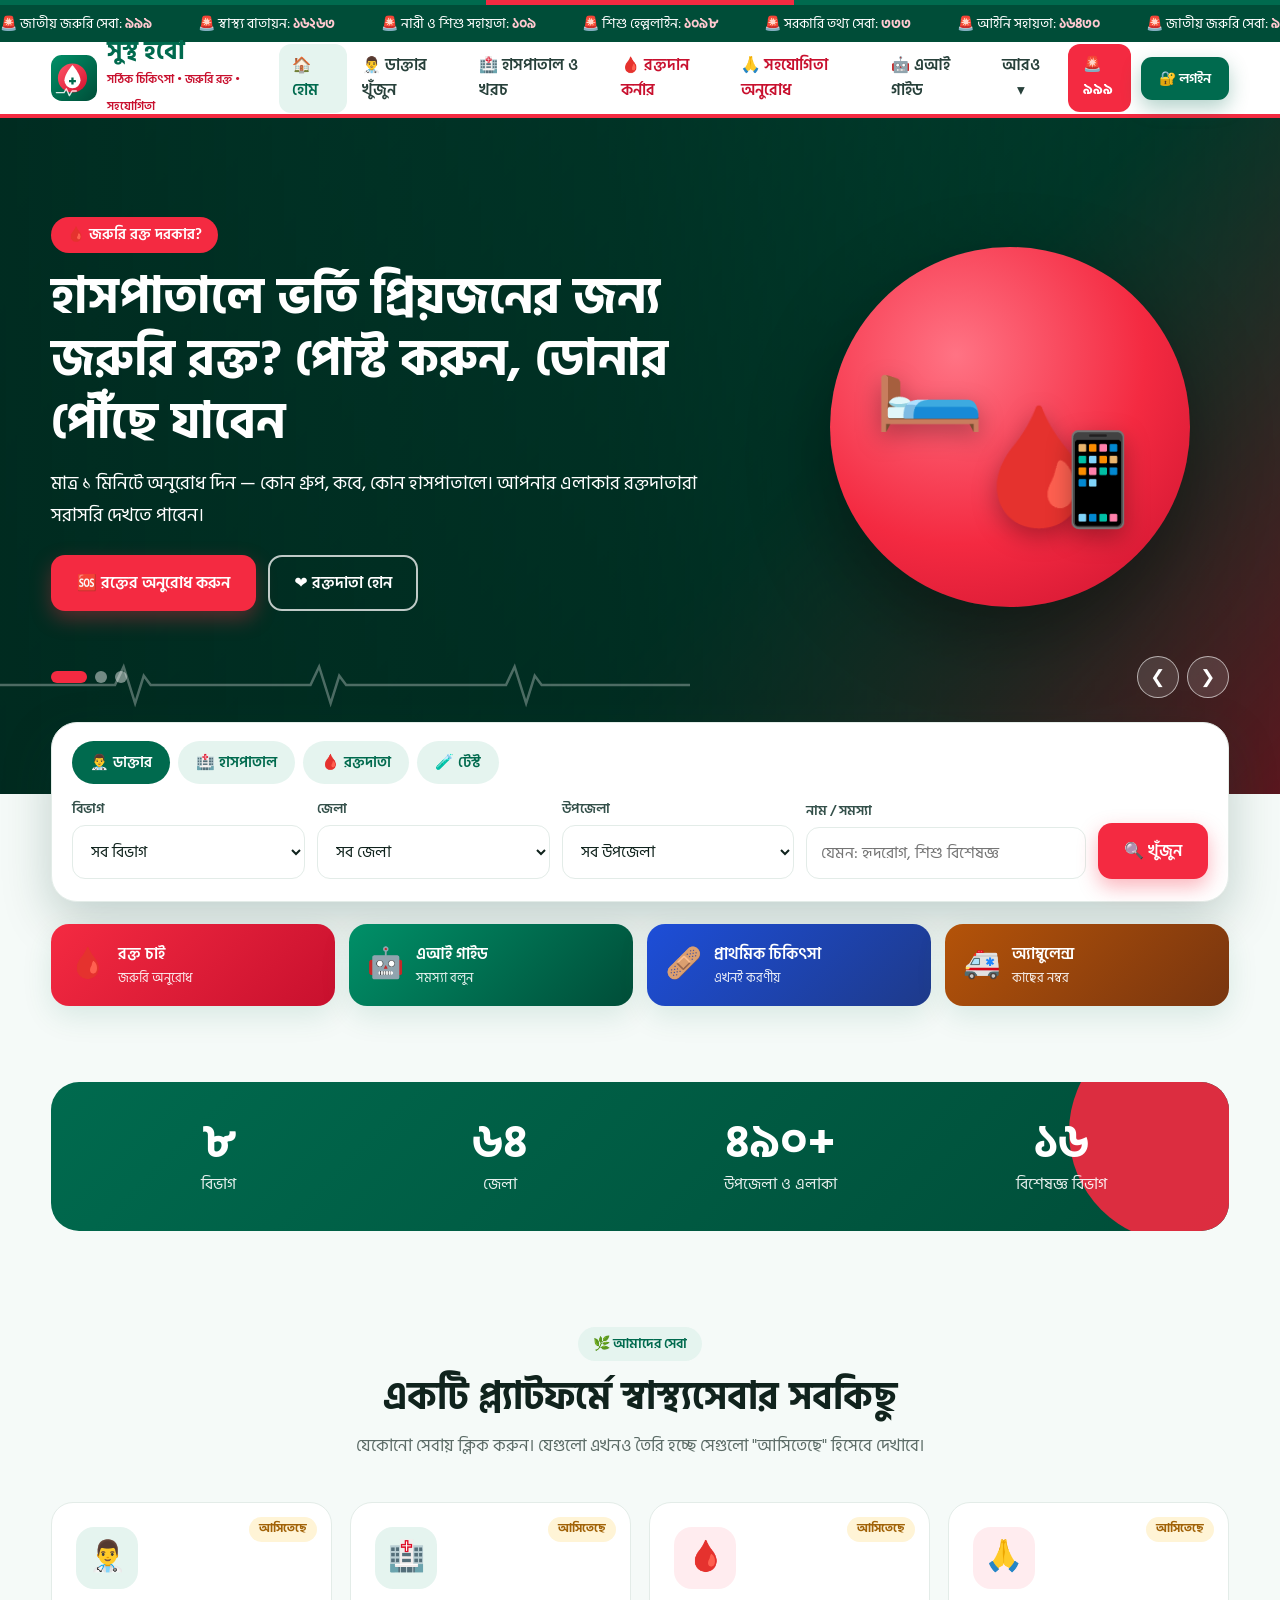
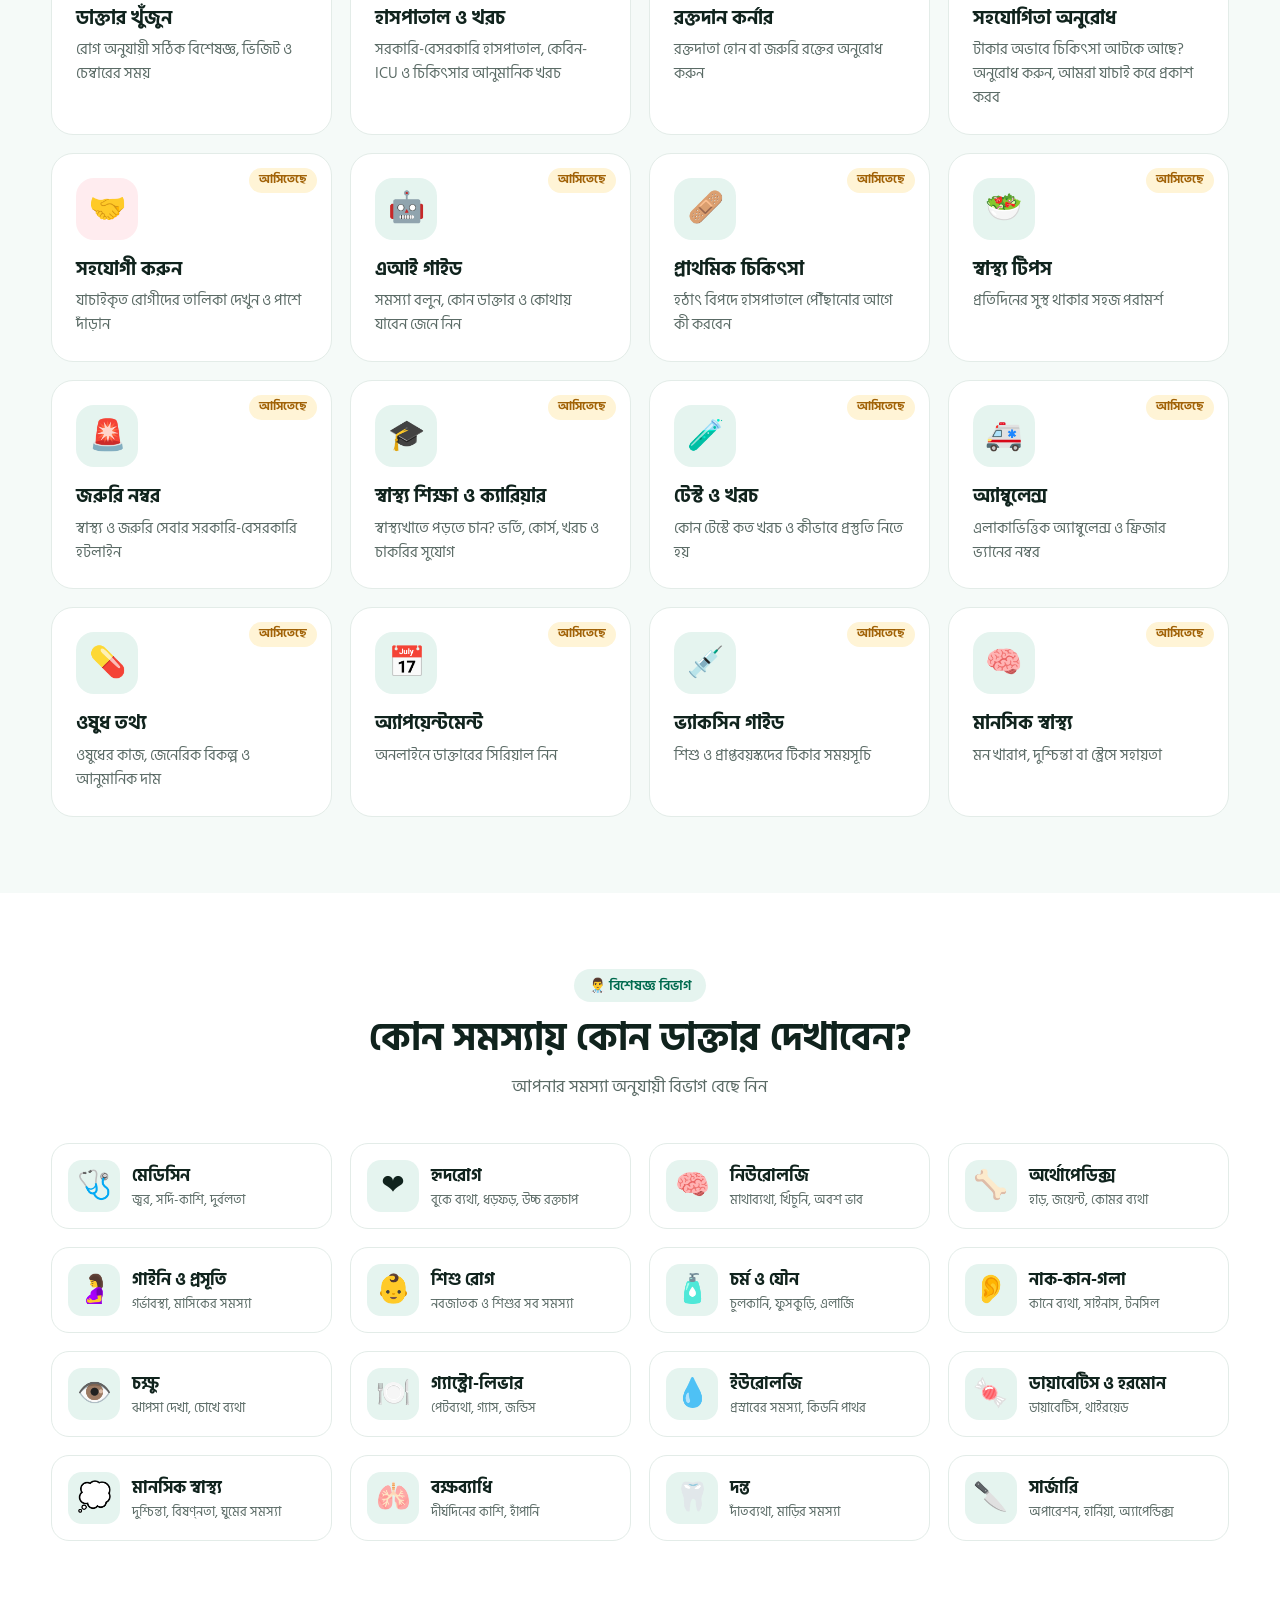
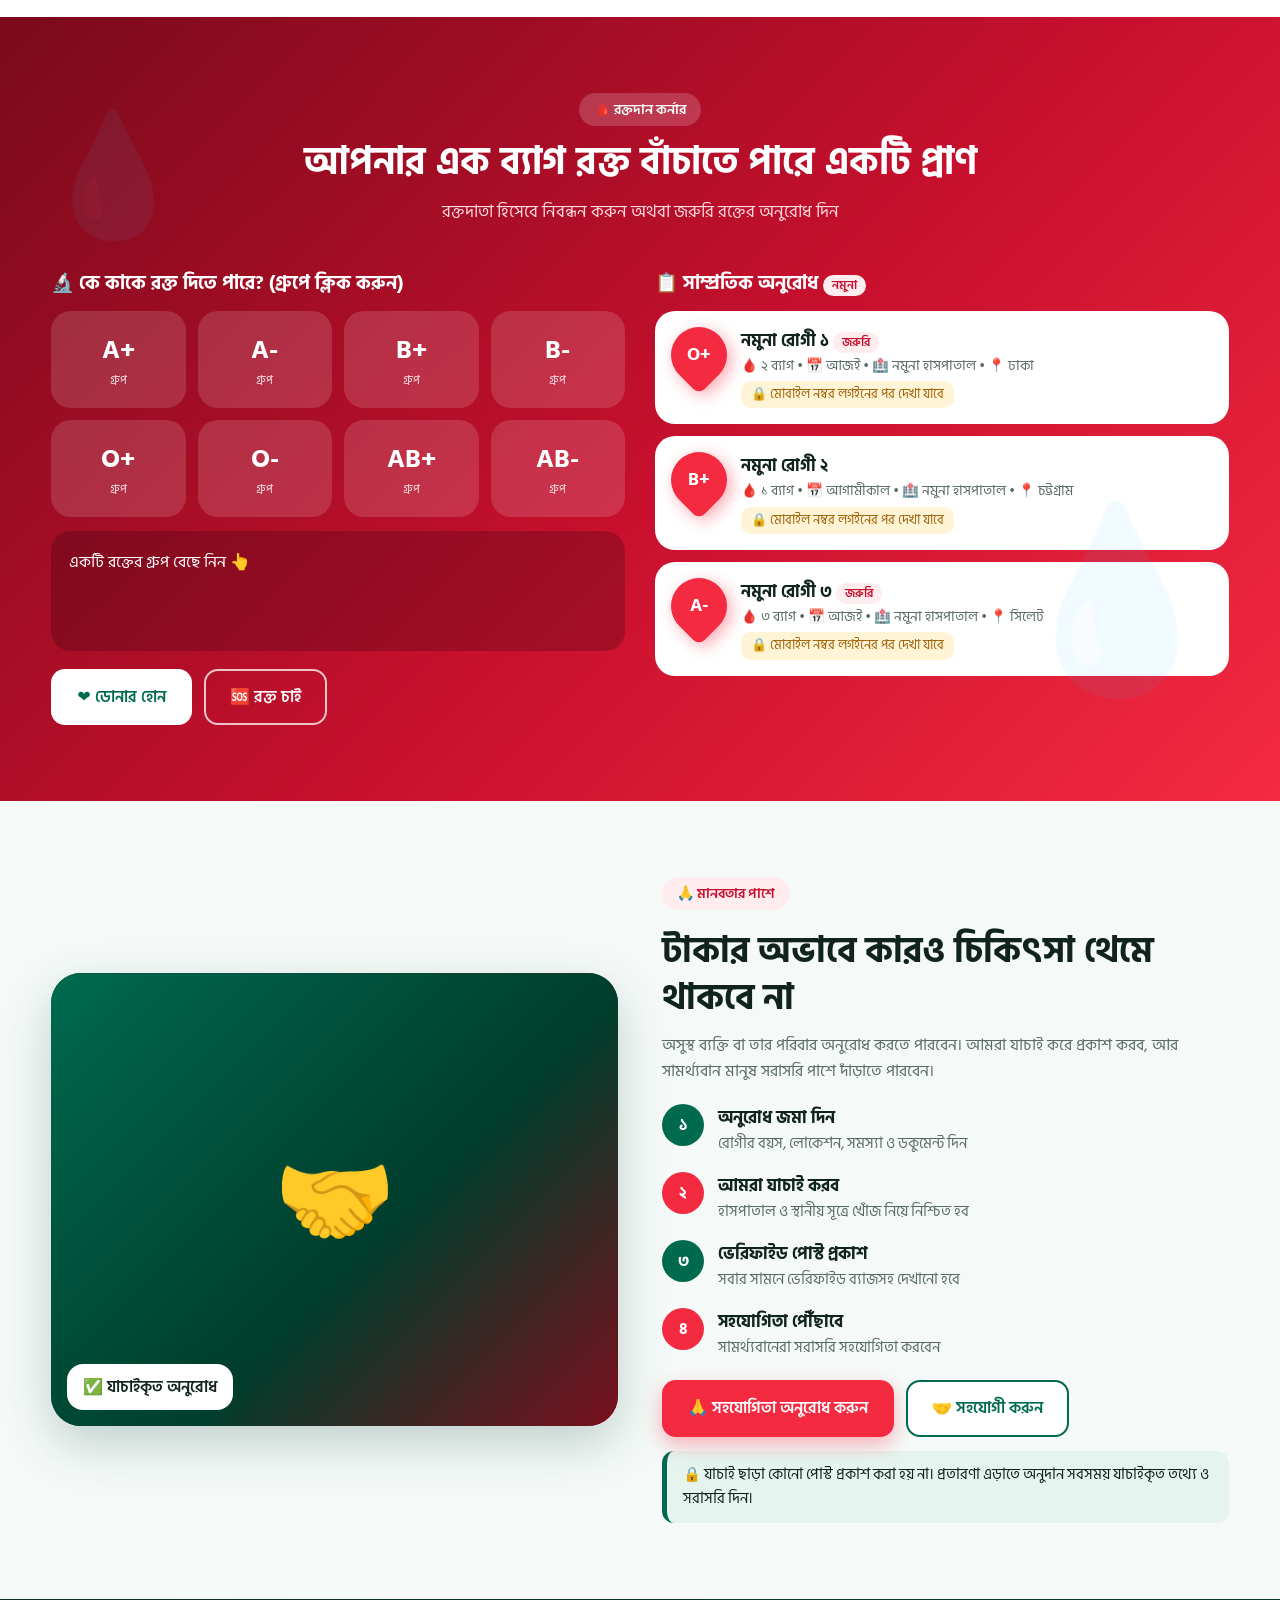
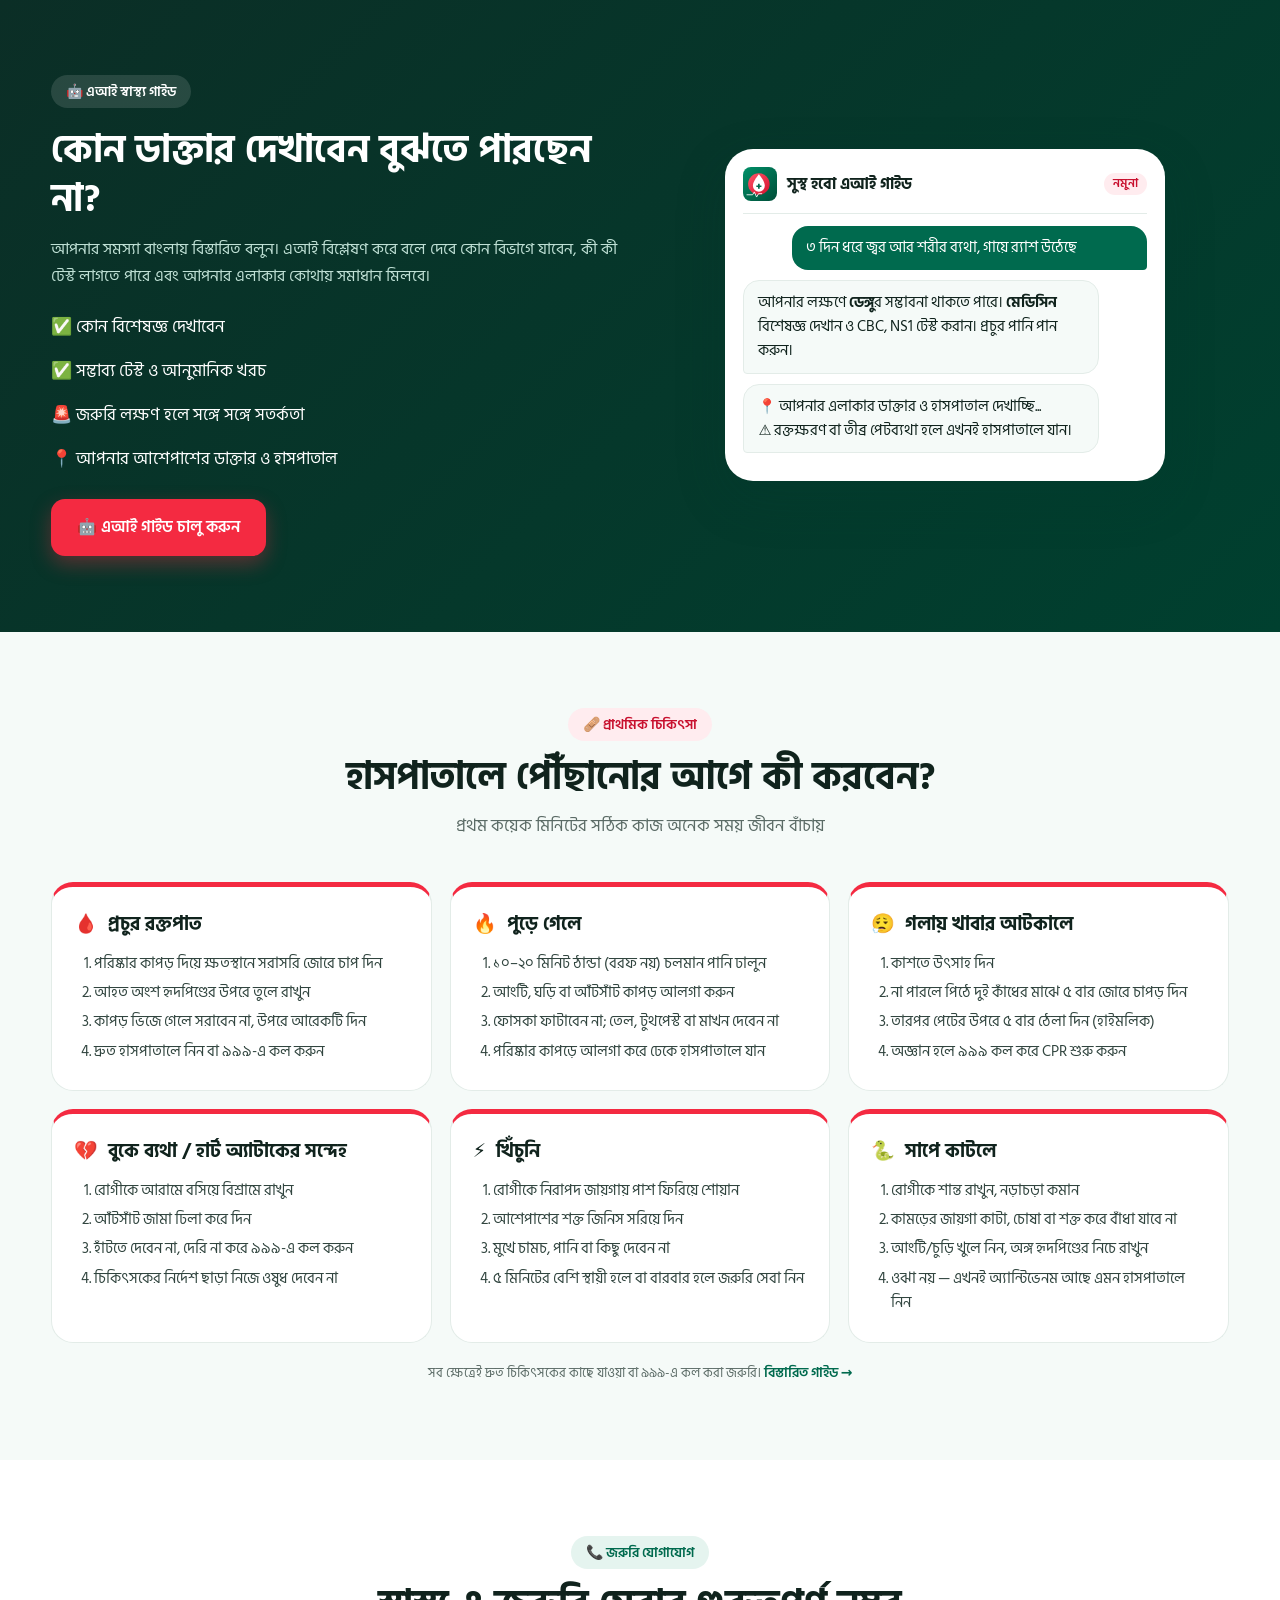
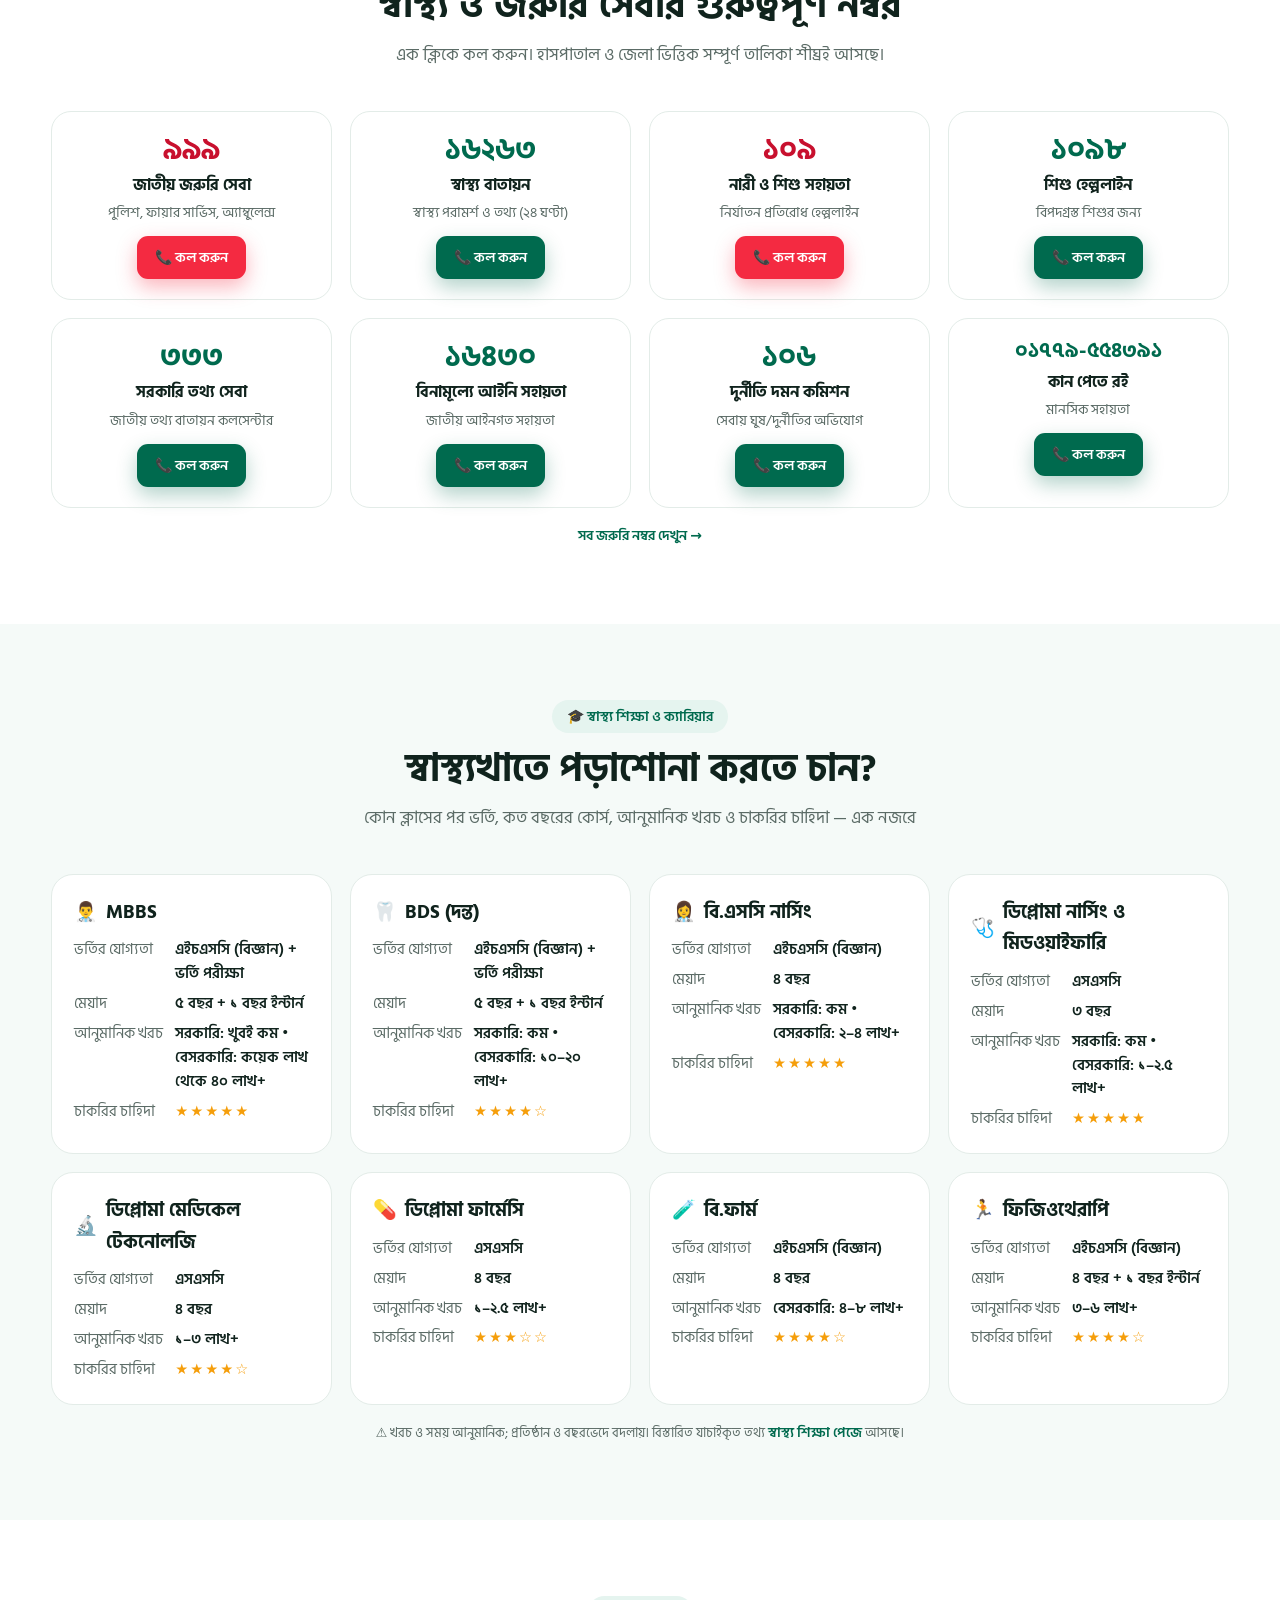
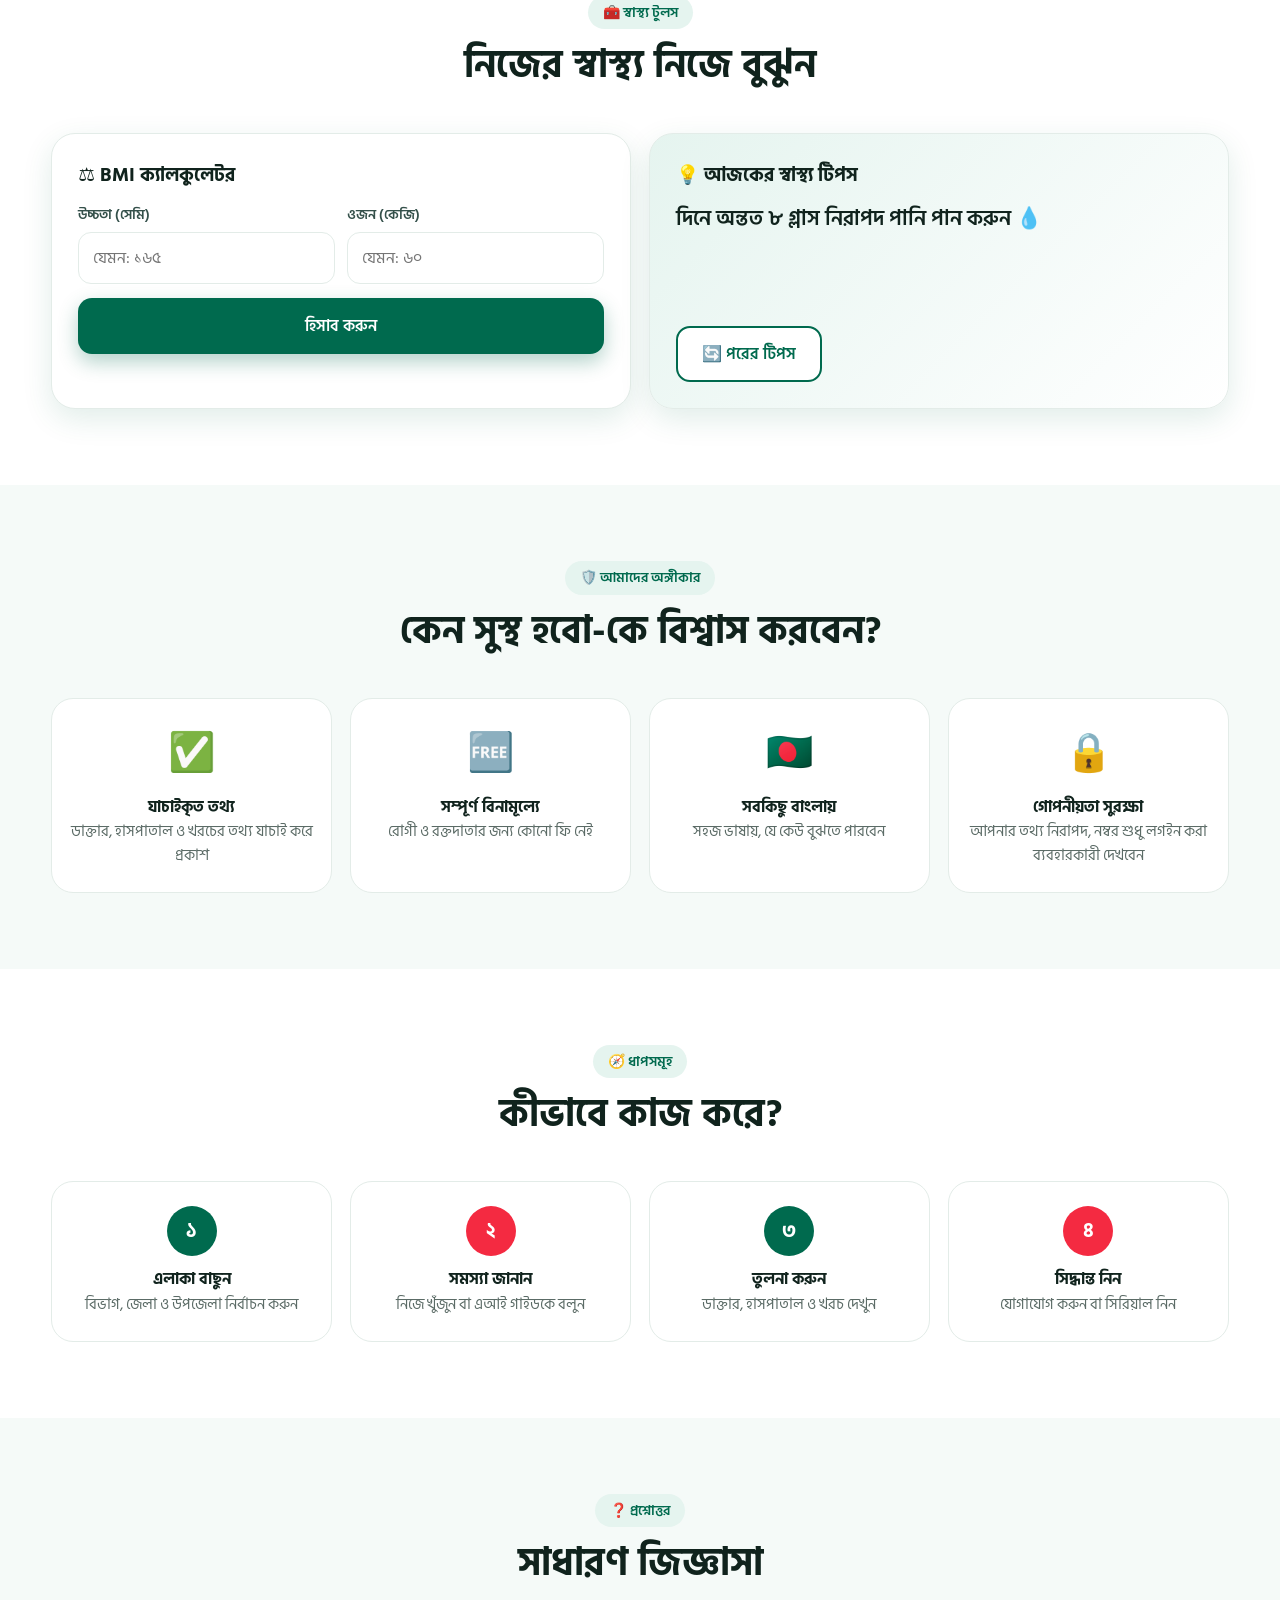
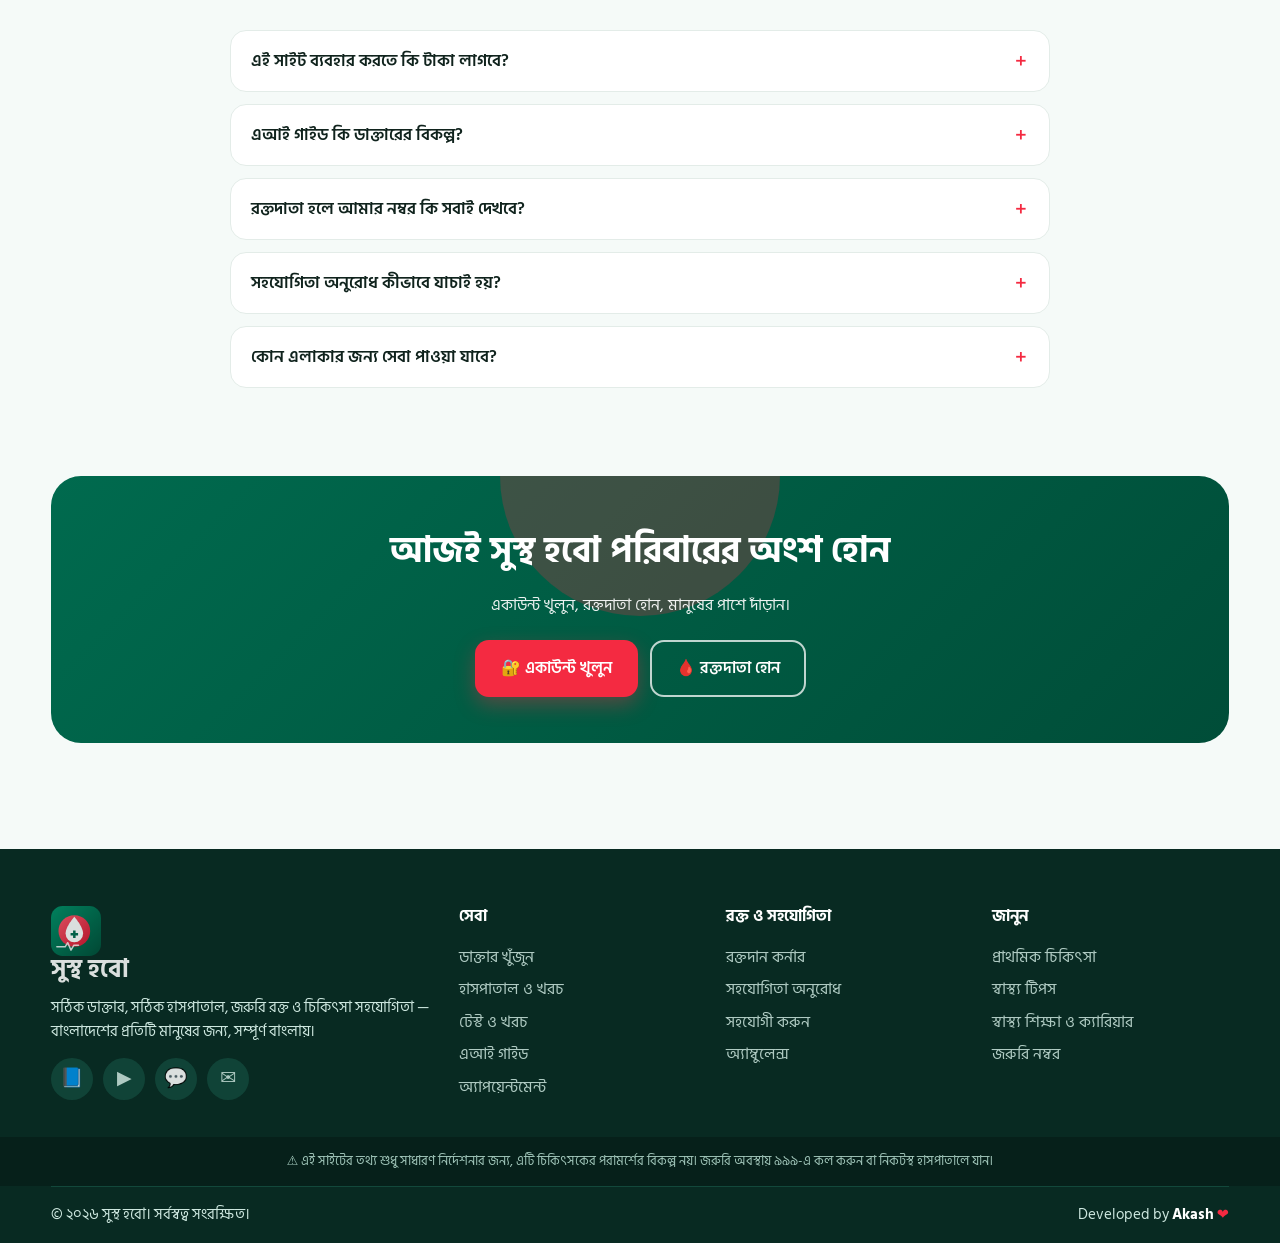
<file: index.html>
<!DOCTYPE html>
<html lang="bn"><head>
<meta charset="UTF-8"><meta name="viewport" content="width=device-width,initial-scale=1">
<title>সুস্থ হবো – সঠিক ডাক্তার, জরুরি রক্ত ও চিকিৎসা সহযোগিতা | বাংলাদেশ</title>
<meta name="description" content="সমস্যা অনুযায়ী সঠিক ডাক্তার, হাসপাতাল ও খরচের তথ্য, জরুরি রক্তদান কর্নার, প্রাথমিক চিকিৎসা, এআই গাইড এবং চিকিৎসা সহযোগিতা — সব বাংলায়।">
<meta name="theme-color" content="#006a4e">
<meta property="og:title" content="সুস্থ হবো"><meta property="og:description" content="সঠিক ডাক্তার • জরুরি রক্ত • চিকিৎসা সহযোগিতা"><meta property="og:image" content="logo.svg">
<link rel="icon" href="logo.svg" type="image/svg+xml">
<link rel="stylesheet" href="style.css">
</head><body>
<div id="site-header"></div>

<main>
<!-- ===== হিরো স্লাইডার ===== -->
<section class="hero" id="hero">
  <div class="bar"><i></i></div>
  <div class="slides">

    <article class="slide active" data-img="hero1">
      <div class="imgbg"></div>
      <div class="slide-art"><div class="disc"><span class="e1">🛏️</span><span class="e2">🩸</span><span class="e3">📱</span></div></div>
      <div class="slide-content">
        <span class="tag">🩸 জরুরি রক্ত দরকার?</span>
        <h1>হাসপাতালে ভর্তি প্রিয়জনের জন্য জরুরি রক্ত? পোস্ট করুন, ডোনার পৌঁছে যাবেন</h1>
        <p>মাত্র ১ মিনিটে অনুরোধ দিন — কোন গ্রুপ, কবে, কোন হাসপাতালে। আপনার এলাকার রক্তদাতারা সরাসরি দেখতে পাবেন।</p>
        <div class="cta"><a href="blood.html" class="btn btn-r">🆘 রক্তের অনুরোধ করুন</a><a href="blood.html" class="btn btn-ghost">❤️ রক্তদাতা হোন</a></div>
      </div>
    </article>

    <article class="slide" data-img="hero2">
      <div class="imgbg"></div>
      <div class="slide-art"><div class="disc"><span class="e1">🤒</span><span class="e2">🩹</span><span class="e3">📱</span></div></div>
      <div class="slide-content">
        <span class="tag">😟 হঠাৎ অসুস্থ?</span>
        <h1>হঠাৎ অসুস্থ হয়ে পড়েছেন? এখন কী করবেন বুঝতে পারছেন না?</h1>
        <p>ঘাবড়াবেন না। প্রাথমিক চিকিৎসার ধাপগুলো দেখুন, এআই গাইডকে সমস্যা বলুন — কোন ডাক্তার, কোথায় যাবেন জেনে নিন।</p>
        <div class="cta"><a href="firstaid.html" class="btn btn-r">🩹 প্রাথমিক চিকিৎসা</a><a href="ai.html" class="btn btn-ghost">🤖 এআই গাইড</a></div>
      </div>
    </article>

    <article class="slide" data-img="hero3">
      <div class="imgbg"></div>
      <div class="slide-art"><div class="disc"><span class="e1">👨‍⚕️</span><span class="e2">🏥</span><span class="e3">💊</span></div></div>
      <div class="slide-content">
        <span class="tag gr">🏥 সঠিক সিদ্ধান্ত</span>
        <h1>সঠিক ডাক্তার, সঠিক হাসপাতাল, আগে থেকেই জানা খরচ</h1>
        <p>ভিজিট, টেস্ট ও হাসপাতালের খরচ তুলনা করে নিশ্চিন্তে সিদ্ধান্ত নিন — সব বাংলায়, এক জায়গায়, বিনামূল্যে।</p>
        <div class="cta"><a href="doctors.html" class="btn btn-r">👨‍⚕️ ডাক্তার খুঁজুন</a><a href="hospitals.html" class="btn btn-ghost">🏥 হাসপাতাল ও খরচ</a></div>
      </div>
    </article>

  </div>
  <svg class="ecg" viewBox="0 0 1200 80" preserveAspectRatio="none"><path d="M0 40H180L200 40L215 8L235 72L250 24L262 40H520L540 40L555 8L575 72L590 24L602 40H860L880 40L895 8L915 72L930 24L942 40H1200"/></svg>
  <div class="hctl"><div class="container"><div class="dots"></div><div class="arrows"><button id="prev" aria-label="আগের">❮</button><button id="next" aria-label="পরের">❯</button></div></div></div>
</section>

<!-- ===== সার্চ ===== -->
<div class="container searchbox">
  <div class="sbox rv">
    <div class="stabs">
      <button class="on" data-t="doctors" data-ph="যেমন: হৃদরোগ, শিশু বিশেষজ্ঞ">👨‍⚕️ ডাক্তার</button>
      <button data-t="hospitals" data-ph="হাসপাতালের নাম">🏥 হাসপাতাল</button>
      <button data-t="blood" data-ph="রক্তের গ্রুপ (যেমন: O+)">🩸 রক্তদাতা</button>
      <button data-t="tests" data-ph="যেমন: CBC, MRI">🧪 টেস্ট</button>
    </div>
    <form class="sgrid" id="sform">
      <div><label>বিভাগ</label><select id="sdv"></select></div>
      <div><label>জেলা</label><select id="sdi"></select></div>
      <div><label>উপজেলা</label><select id="sup"></select></div>
      <div><label>নাম / সমস্যা</label><input id="sq" placeholder="যেমন: হৃদরোগ, শিশু বিশেষজ্ঞ"></div>
      <button class="btn btn-r">🔍 খুঁজুন</button>
    </form>
  </div>
  <div class="qa">
    <a href="blood.html" class="a1 rv"><i>🩸</i><span>রক্ত চাই<small>জরুরি অনুরোধ</small></span></a>
    <a href="ai.html" class="a2 rv" style="--d:.08s"><i>🤖</i><span>এআই গাইড<small>সমস্যা বলুন</small></span></a>
    <a href="firstaid.html" class="a3 rv" style="--d:.16s"><i>🩹</i><span>প্রাথমিক চিকিৎসা<small>এখনই করণীয়</small></span></a>
    <a href="ambulance.html" class="a4 rv" style="--d:.24s"><i>🚑</i><span>অ্যাম্বুলেন্স<small>কাছের নম্বর</small></span></a>
  </div>
</div>

<!-- ===== পরিসংখ্যান ===== -->
<section class="section" style="padding-bottom:20px"><div class="container">
  <div class="stats rv">
    <div><b data-count="8">০</b><span>বিভাগ</span></div>
    <div><b id="cDist" data-count="64">০</b><span>জেলা</span></div>
    <div><b id="cUp" data-count="0" data-plus="1">০</b><span>উপজেলা ও এলাকা</span></div>
    <div><b data-count="16">০</b><span>বিশেষজ্ঞ বিভাগ</span></div>
  </div>
</div></section>

<!-- ===== সেবাসমূহ ===== -->
<section class="section" id="services"><div class="container">
  <div class="sec-head rv"><span class="eyebrow">🌿 আমাদের সেবা</span><h2>একটি প্ল্যাটফর্মে স্বাস্থ্যসেবার সবকিছু</h2><p>যেকোনো সেবায় ক্লিক করুন। যেগুলো এখনও তৈরি হচ্ছে সেগুলো "আসিতেছে" হিসেবে দেখাবে।</p></div>
  <div class="grid g4" id="svcGrid"></div>
</div></section>

<!-- ===== কোন সমস্যায় কোন ডাক্তার ===== -->
<section class="section" style="background:#fff"><div class="container">
  <div class="sec-head rv"><span class="eyebrow">👨‍⚕️ বিশেষজ্ঞ বিভাগ</span><h2>কোন সমস্যায় কোন ডাক্তার দেখাবেন?</h2><p>আপনার সমস্যা অনুযায়ী বিভাগ বেছে নিন</p></div>
  <div class="grid g4" id="specGrid"></div>
</div></section>

<!-- ===== ব্লাড ব্যাংক ===== -->
<section class="section bl" id="blood"><div class="container">
  <div class="sec-head rv"><span class="eyebrow">🩸 রক্তদান কর্নার</span><h2>আপনার এক ব্যাগ রক্ত বাঁচাতে পারে একটি প্রাণ</h2><p>রক্তদাতা হিসেবে নিবন্ধন করুন অথবা জরুরি রক্তের অনুরোধ দিন</p></div>
  <div class="grid g2" style="align-items:start;gap:30px">
    <div class="rv">
      <h3 style="margin-bottom:12px">🔬 কে কাকে রক্ত দিতে পারে? (গ্রুপে ক্লিক করুন)</h3>
      <div class="bgrid" id="bgrid"></div>
      <div class="compat" id="compat">একটি রক্তের গ্রুপ বেছে নিন 👆</div>
      <div class="cta" style="margin-top:18px"><a href="blood.html" class="btn btn-w">❤️ ডোনার হোন</a><a href="blood.html" class="btn btn-ghost">🆘 রক্ত চাই</a></div>
    </div>
    <div class="rv" style="--d:.15s">
      <h3 style="margin-bottom:12px">📋 সাম্প্রতিক অনুরোধ <span class="demo">নমুনা</span></h3>
      <div id="reqList"></div>
    </div>
  </div>
</div></section>

<!-- ===== সহযোগিতা ===== -->
<section class="section" id="support"><div class="container">
  <div class="grid g2" style="align-items:center;gap:44px">
    <div class="imgbox rv" data-img="support"><div class="imgbg"></div><div class="fb">🤝</div><div class="fl-badge">✅ যাচাইকৃত অনুরোধ</div></div>
    <div class="rv" style="--d:.15s">
      <span class="eyebrow red">🙏 মানবতার পাশে</span>
      <h2 style="font-size:clamp(26px,4vw,36px);line-height:1.3;margin:6px 0 10px">টাকার অভাবে কারও চিকিৎসা থেমে থাকবে না</h2>
      <p style="color:var(--mut);margin-bottom:20px">অসুস্থ ব্যক্তি বা তার পরিবার অনুরোধ করতে পারবেন। আমরা যাচাই করে প্রকাশ করব, আর সামর্থ্যবান মানুষ সরাসরি পাশে দাঁড়াতে পারবেন।</p>
      <ul class="steps">
        <li><span class="n">১</span><div><h4>অনুরোধ জমা দিন</h4><p>রোগীর বয়স, লোকেশন, সমস্যা ও ডকুমেন্ট দিন</p></div></li>
        <li><span class="n">২</span><div><h4>আমরা যাচাই করব</h4><p>হাসপাতাল ও স্থানীয় সূত্রে খোঁজ নিয়ে নিশ্চিত হব</p></div></li>
        <li><span class="n">৩</span><div><h4>ভেরিফাইড পোস্ট প্রকাশ</h4><p>সবার সামনে ভেরিফাইড ব্যাজসহ দেখানো হবে</p></div></li>
        <li><span class="n">৪</span><div><h4>সহযোগিতা পৌঁছাবে</h4><p>সামর্থ্যবানেরা সরাসরি সহযোগিতা করবেন</p></div></li>
      </ul>
      <div class="cta" style="margin-top:20px"><a href="help-request.html" class="btn btn-r">🙏 সহযোগিতা অনুরোধ করুন</a><a href="help-donate.html" class="btn btn-o">🤝 সহযোগী করুন</a></div>
      <div class="note">🔒 যাচাই ছাড়া কোনো পোস্ট প্রকাশ করা হয় না। প্রতারণা এড়াতে অনুদান সবসময় যাচাইকৃত তথ্যে ও সরাসরি দিন।</div>
    </div>
  </div>
</div></section>

<!-- ===== এআই ===== -->
<section class="section ai"><div class="container">
  <div class="grid g2" style="align-items:center;gap:44px">
    <div class="rv">
      <span class="eyebrow">🤖 এআই স্বাস্থ্য গাইড</span>
      <h2 style="font-size:clamp(26px,4vw,38px);line-height:1.3;margin:6px 0 12px">কোন ডাক্তার দেখাবেন বুঝতে পারছেন না?</h2>
      <p style="color:#bfe0d5;margin-bottom:16px">আপনার সমস্যা বাংলায় বিস্তারিত বলুন। এআই বিশ্লেষণ করে বলে দেবে কোন বিভাগে যাবেন, কী কী টেস্ট লাগতে পারে এবং আপনার এলাকার কোথায় সমাধান মিলবে।</p>
      <ul><li>✅ কোন বিশেষজ্ঞ দেখাবেন</li><li>✅ সম্ভাব্য টেস্ট ও আনুমানিক খরচ</li><li>🚨 জরুরি লক্ষণ হলে সঙ্গে সঙ্গে সতর্কতা</li><li>📍 আপনার আশেপাশের ডাক্তার ও হাসপাতাল</li></ul>
      <a href="ai.html" class="btn btn-r" style="margin-top:18px">🤖 এআই গাইড চালু করুন</a>
    </div>
    <div class="phone rv" style="--d:.15s">
      <div class="hd"><img src="logo.svg" alt=""> সুস্থ হবো এআই গাইড <span class="demo" style="margin-left:auto">নমুনা</span></div>
      <div class="cb u">৩ দিন ধরে জ্বর আর শরীর ব্যথা, গায়ে র‍্যাশ উঠেছে</div>
      <div class="cb b">আপনার লক্ষণে <b>ডেঙ্গু</b>র সম্ভাবনা থাকতে পারে। <b>মেডিসিন</b> বিশেষজ্ঞ দেখান ও CBC, NS1 টেস্ট করান। প্রচুর পানি পান করুন।</div>
      <div class="cb b">📍 আপনার এলাকার ডাক্তার ও হাসপাতাল দেখাচ্ছি... <br>⚠️ রক্তক্ষরণ বা তীব্র পেটব্যথা হলে এখনই হাসপাতালে যান।</div>
    </div>
  </div>
</div></section>

<!-- ===== প্রাথমিক চিকিৎসা ===== -->
<section class="section"><div class="container">
  <div class="sec-head rv"><span class="eyebrow red">🩹 প্রাথমিক চিকিৎসা</span><h2>হাসপাতালে পৌঁছানোর আগে কী করবেন?</h2><p>প্রথম কয়েক মিনিটের সঠিক কাজ অনেক সময় জীবন বাঁচায়</p></div>
  <div class="grid g3" id="faGrid"></div>
  <p class="center small rv" style="text-align:center;margin-top:18px">সব ক্ষেত্রেই দ্রুত চিকিৎসকের কাছে যাওয়া বা ৯৯৯-এ কল করা জরুরি। <a href="firstaid.html" class="link">বিস্তারিত গাইড →</a></p>
</div></section>

<!-- ===== জরুরি নম্বর ===== -->
<section class="section" style="background:#fff"><div class="container">
  <div class="sec-head rv"><span class="eyebrow">📞 জরুরি যোগাযোগ</span><h2>স্বাস্থ্য ও জরুরি সেবার গুরুত্বপূর্ণ নম্বর</h2><p>এক ক্লিকে কল করুন। হাসপাতাল ও জেলা ভিত্তিক সম্পূর্ণ তালিকা শীঘ্রই আসছে।</p></div>
  <div class="grid g4" id="numGrid"></div>
  <p class="center small rv" style="text-align:center;margin-top:16px"><a href="emergency.html" class="link">সব জরুরি নম্বর দেখুন →</a></p>
</div></section>

<!-- ===== স্বাস্থ্য শিক্ষা ===== -->
<section class="section"><div class="container">
  <div class="sec-head rv"><span class="eyebrow">🎓 স্বাস্থ্য শিক্ষা ও ক্যারিয়ার</span><h2>স্বাস্থ্যখাতে পড়াশোনা করতে চান?</h2><p>কোন ক্লাসের পর ভর্তি, কত বছরের কোর্স, আনুমানিক খরচ ও চাকরির চাহিদা — এক নজরে</p></div>
  <div class="grid g4" id="carGrid"></div>
  <p class="small rv" style="text-align:center;margin-top:16px">⚠️ খরচ ও সময় আনুমানিক; প্রতিষ্ঠান ও বছরভেদে বদলায়। বিস্তারিত যাচাইকৃত তথ্য <a href="career.html" class="link">স্বাস্থ্য শিক্ষা পেজে</a> আসছে।</p>
</div></section>

<!-- ===== টুলস ===== -->
<section class="section" style="background:#fff"><div class="container">
  <div class="sec-head rv"><span class="eyebrow">🧰 স্বাস্থ্য টুলস</span><h2>নিজের স্বাস্থ্য নিজে বুঝুন</h2></div>
  <div class="grid g2">
    <div class="tool rv"><h3>⚖️ BMI ক্যালকুলেটর</h3>
      <div class="row2" style="display:grid;grid-template-columns:1fr 1fr;gap:12px"><div><label>উচ্চতা (সেমি)</label><input id="bh" type="number" placeholder="যেমন: ১৬৫"></div><div><label>ওজন (কেজি)</label><input id="bw" type="number" placeholder="যেমন: ৬০"></div></div>
      <button class="btn btn-g btn-block" id="bbtn" style="margin-top:14px">হিসাব করুন</button><div class="bmi-out" id="bout"></div></div>
    <div class="tool rv" style="--d:.12s;background:linear-gradient(135deg,var(--g3),#fff)"><h3>💡 আজকের স্বাস্থ্য টিপস</h3>
      <div class="tipbox" id="tip"></div><button class="btn btn-o" id="tbtn" style="margin-top:12px">🔄 পরের টিপস</button></div>
  </div>
</div></section>

<!-- ===== কেন আমরা ===== -->
<section class="section"><div class="container">
  <div class="sec-head rv"><span class="eyebrow">🛡️ আমাদের অঙ্গীকার</span><h2>কেন সুস্থ হবো-কে বিশ্বাস করবেন?</h2></div>
  <div class="grid g4" id="trustGrid"></div>
</div></section>

<!-- ===== কীভাবে কাজ করে ===== -->
<section class="section" style="background:#fff"><div class="container">
  <div class="sec-head rv"><span class="eyebrow">🧭 ধাপসমূহ</span><h2>কীভাবে কাজ করে?</h2></div>
  <div class="grid g4" id="howGrid"></div>
</div></section>

<!-- ===== FAQ ===== -->
<section class="section"><div class="container" style="max-width:820px">
  <div class="sec-head rv"><span class="eyebrow">❓ প্রশ্নোত্তর</span><h2>সাধারণ জিজ্ঞাসা</h2></div>
  <div id="faq"></div>
</div></section>

<!-- ===== CTA ===== -->
<section class="section" style="padding-top:0"><div class="container">
  <div class="cta-final rv"><h2>আজই সুস্থ হবো পরিবারের অংশ হোন</h2><p>একাউন্ট খুলুন, রক্তদাতা হোন, মানুষের পাশে দাঁড়ান।</p>
    <div class="cta" style="justify-content:center"><a href="login.html" class="btn btn-r">🔐 একাউন্ট খুলুন</a><a href="blood.html" class="btn btn-ghost">🩸 রক্তদাতা হোন</a></div></div>
</div></section>
</main>

<div id="site-footer"></div>
<script src="config.js"></script><script src="data.js"></script><script src="app.js"></script><script src="home.js"></script>
</body></html>
</file>
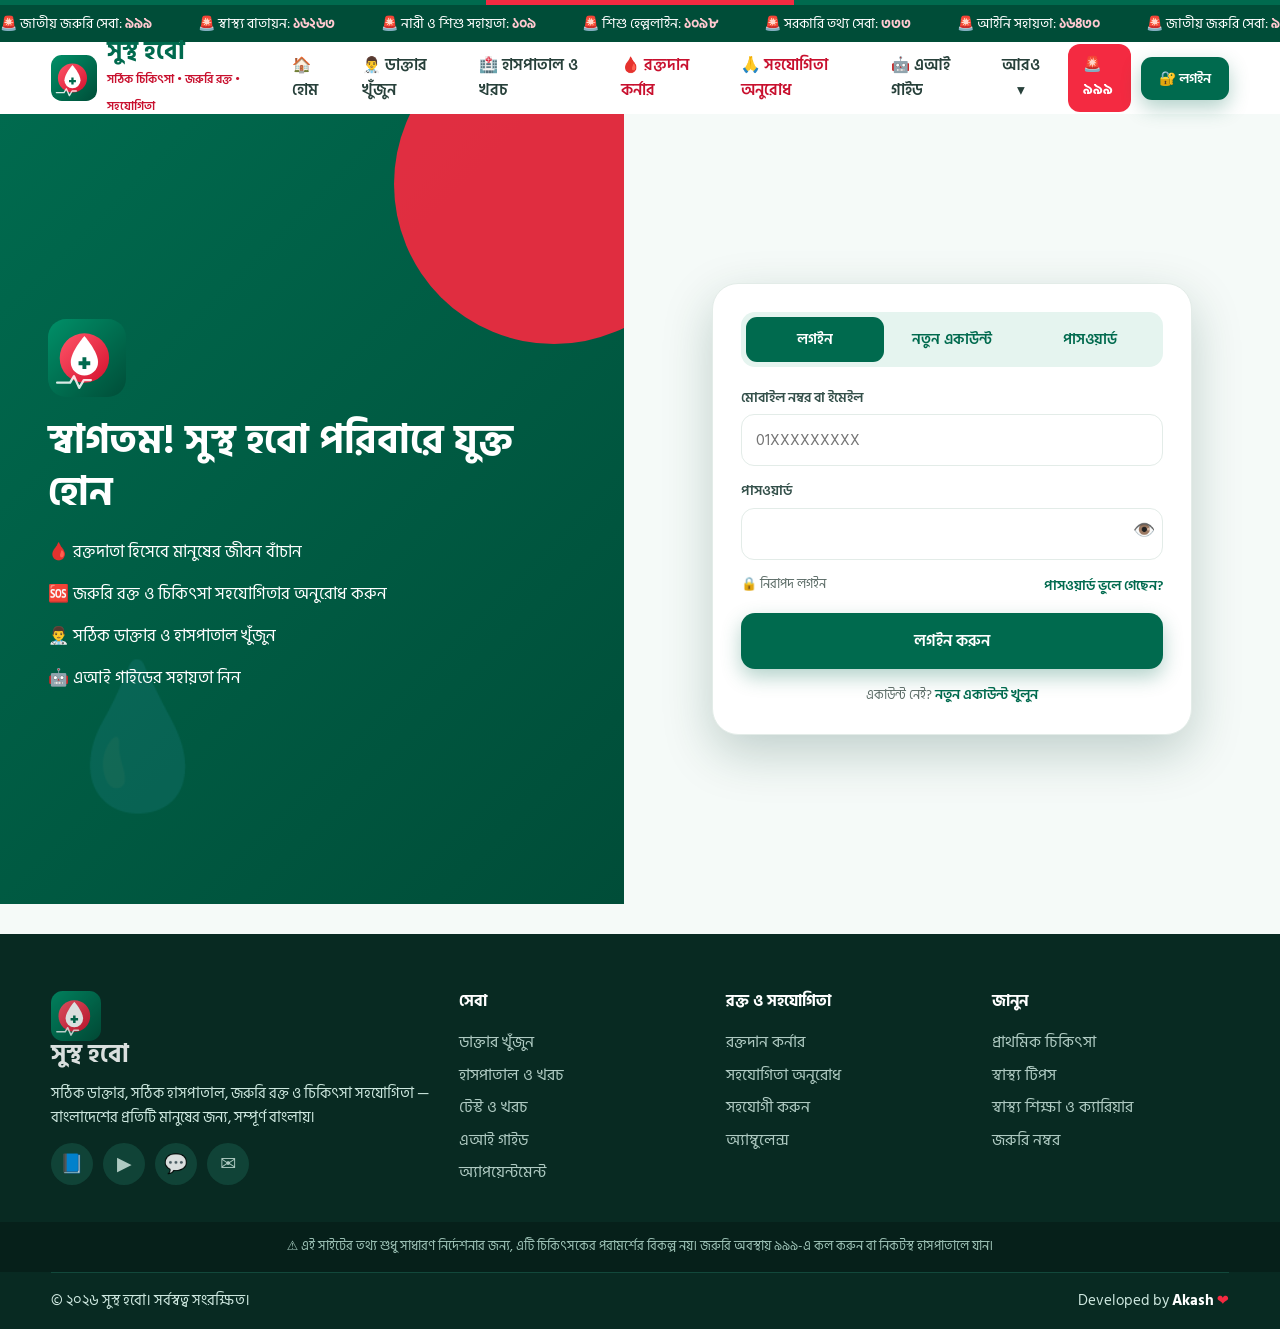
<file: login.html>
<!DOCTYPE html>
<html lang="bn"><head>
<meta charset="UTF-8"><meta name="viewport" content="width=device-width,initial-scale=1">
<title>লগইন / নিবন্ধন – সুস্থ হবো</title>
<meta name="theme-color" content="#006a4e">
<link rel="icon" href="logo.svg" type="image/svg+xml">
<link rel="stylesheet" href="style.css">
</head><body>
<div id="site-header"></div>
<div class="auth-wrap">
  <div class="auth-brand">
    <img src="logo.svg" alt="সুস্থ হবো">
    <h1>স্বাগতম! সুস্থ হবো পরিবারে যুক্ত হোন</h1>
    <ul>
      <li>🩸 রক্তদাতা হিসেবে মানুষের জীবন বাঁচান</li>
      <li>🆘 জরুরি রক্ত ও চিকিৎসা সহযোগিতার অনুরোধ করুন</li>
      <li>👨‍⚕️ সঠিক ডাক্তার ও হাসপাতাল খুঁজুন</li>
      <li>🤖 এআই গাইডের সহায়তা নিন</li>
    </ul>
  </div>
  <div class="auth-pane">
    <div class="auth-card">
      <div id="loggedIn" style="display:none;text-align:center">
        <div style="font-size:60px">👤</div><h2 id="lname"></h2><p class="small" id="lphone" style="margin-bottom:16px"></p>
        <a href="index.html" class="btn btn-g btn-block" style="margin-bottom:10px">🏠 হোমে যান</a>
        <button class="btn btn-o btn-block" onclick="Auth.out()">🚪 লগআউট</button>
      </div>

      <div id="forms">
        <div class="atabs"><button class="on" data-p="login">লগইন</button><button data-p="signup">নতুন একাউন্ট</button><button data-p="forgot">পাসওয়ার্ড</button></div>
        <div class="msg" id="msg"></div>

        <!-- লগইন -->
        <form class="pane on" id="login">
          <div class="field"><label>মোবাইল নম্বর বা ইমেইল</label><input name="id" placeholder="01XXXXXXXXX" required autocomplete="username"></div>
          <div class="field"><label>পাসওয়ার্ড</label><div class="pw"><input name="pass" type="password" required autocomplete="current-password"><button type="button" class="eye">👁️</button></div></div>
          <div style="display:flex;justify-content:space-between;margin-bottom:16px"><span class="small">🔒 নিরাপদ লগইন</span><button type="button" class="link" data-go="forgot">পাসওয়ার্ড ভুলে গেছেন?</button></div>
          <button class="btn btn-g btn-block">লগইন করুন</button>
          <p class="small" style="text-align:center;margin-top:14px">একাউন্ট নেই? <button type="button" class="link" data-go="signup">নতুন একাউন্ট খুলুন</button></p>
        </form>

        <!-- রেজিস্ট্রেশন -->
        <form class="pane" id="signup">
          <label>আপনি কে?</label>
          <div class="rolep">
            <label><input type="radio" name="role" value="রোগী" checked><i>🙂</i>রোগী</label>
            <label><input type="radio" name="role" value="রক্তদাতা"><i>🩸</i>রক্তদাতা</label>
            <label><input type="radio" name="role" value="ডাক্তার"><i>👨‍⚕️</i>ডাক্তার</label>
            <label><input type="radio" name="role" value="স্বেচ্ছাসেবী"><i>🤝</i>স্বেচ্ছাসেবী</label>
          </div>
          <div class="field"><label>পুরো নাম *</label><input name="name" required></div>
          <div class="row2"><div class="field"><label>মোবাইল *</label><input name="phone" required pattern="01[3-9][0-9]{8}" placeholder="01XXXXXXXXX"></div>
          <div class="field"><label>ইমেইল *</label><input name="email" type="email" required placeholder="পাসওয়ার্ড রিসেটে লাগবে"></div></div>
          <div class="field" id="bgWrap" style="display:none"><label>রক্তের গ্রুপ *</label><select name="blood" id="bgSel"></select></div>
          <div class="row2"><div class="field"><label>বিভাগ</label><select name="division" id="rdv"></select></div><div class="field"><label>জেলা</label><select name="district" id="rdi"></select></div></div>
          <div class="field"><label>উপজেলা</label><select name="upazila" id="rup"></select></div>
          <div class="field"><label>পাসওয়ার্ড * (কমপক্ষে ৬ অক্ষর)</label><div class="pw"><input name="pass" id="rpass" type="password" required minlength="6" autocomplete="new-password"><button type="button" class="eye">👁️</button></div><div class="meter"><i id="meter"></i></div></div>
          <div class="field"><label>পাসওয়ার্ড আবার দিন *</label><input name="pass2" type="password" required></div>
          <label style="font-weight:400;display:flex;gap:8px;align-items:flex-start;margin-bottom:16px"><input type="checkbox" required style="width:auto;margin-top:5px"> আমি শর্তাবলী মেনে নিচ্ছি। রক্তদাতা হলে জরুরি প্রয়োজনে আমার নম্বর লগইন করা ব্যবহারকারীরা দেখতে পারবেন।</label>
          <button class="btn btn-r btn-block">একাউন্ট খুলুন</button>
        </form>

        <!-- পাসওয়ার্ড রিসেট -->
        <div class="pane" id="forgot">
          <form id="f1">
            <p class="small" style="margin-bottom:12px">রেজিস্ট্রেশনের ইমেইল দিন। আমরা একটি রিসেট কোড পাঠাব।</p>
            <div class="field"><label>ইমেইল</label><input name="email" type="email" required></div>
            <button class="btn btn-g btn-block">কোড পাঠান</button>
          </form>
          <form id="f2" style="display:none">
            <div class="field"><label>ইমেইলে পাঠানো কোড</label><input name="code" required></div>
            <div class="field"><label>নতুন পাসওয়ার্ড</label><input name="pass" type="password" minlength="6" required></div>
            <button class="btn btn-r btn-block">পাসওয়ার্ড বদলান</button>
          </form>
        </div>
      </div>
    </div>
  </div>
</div>
<div id="site-footer"></div>
<script src="config.js"></script><script src="data.js"></script><script src="app.js"></script>
<script>
Layout.init('login');
const u = Auth.user();
if(u){ $('#forms').style.display = 'none'; $('#loggedIn').style.display = 'block'; $('#lname').textContent = u.name; $('#lphone').textContent = (u.role || '') + ' • ' + (u.phone || ''); }

const msg = (t, ok) => { const m = $('#msg'); m.className = 'msg ' + (ok ? 'ok' : 'err'); m.textContent = t; };
const showPane = id => { $$('.atabs button').forEach(b => b.classList.toggle('on', b.dataset.p === id)); $$('.pane').forEach(p => p.classList.toggle('on', p.id === id)); $('#msg').className = 'msg'; };
$$('.atabs button').forEach(b => b.onclick = () => showPane(b.dataset.p));
$$('[data-go]').forEach(b => b.onclick = () => showPane(b.dataset.go));
$$('.eye').forEach(b => b.onclick = () => { const i = b.previousElementSibling; i.type = i.type === 'password' ? 'text' : 'password'; });

Geo.bind($('#rdv'), $('#rdi'), $('#rup'), { d:'বিভাগ বাছুন', s:'জেলা বাছুন', u:'উপজেলা বাছুন' });
$('#bgSel').innerHTML = '<option value="">বাছুন</option>' + BLOOD_GROUPS.map(g => `<option>${g}</option>`).join('');
$$('[name=role]').forEach(r => r.onchange = () => { const d = $('[name=role]:checked').value === 'রক্তদাতা'; $('#bgWrap').style.display = d ? 'block' : 'none'; $('#bgSel').required = d; });
$('#rpass').oninput = e => { const v = e.target.value; let s = 0; if(v.length >= 6) s++; if(v.length >= 9) s++; if(/\d/.test(v) && /[a-zA-Z]/.test(v)) s++; if(/[^a-zA-Z0-9]/.test(v)) s++; const m = $('#meter'); m.style.width = s * 25 + '%'; m.style.background = ['#f42a41','#f59e0b','#84cc16','#006a4e'][Math.max(s - 1, 0)]; };

async function run(btn, fn){ btn.disabled = true; const t = btn.textContent; btn.textContent = '⏳ অপেক্ষা করুন...'; try{ await fn(); } finally { btn.disabled = false; btn.textContent = t; } }
function demo(){ msg('ডেমো মোড: config.js-এ Google Apps Script লিংক (API_URL) বসালে সত্যিকারের লগইন কাজ করবে।', false); }

$('#login').onsubmit = e => { e.preventDefault(); run(e.submitter, async () => {
  const f = Object.fromEntries(new FormData(e.target));
  const r = await api('login', { id:f.id.trim(), pass: await Auth.hash(f.pass) });
  if(r.demo) return demo(); if(!r.ok) return msg(r.msg || 'লগইন ব্যর্থ হয়েছে', false);
  Auth.set(r.user); location.href = 'index.html';
}); };

$('#signup').onsubmit = e => { e.preventDefault(); run(e.submitter, async () => {
  const f = Object.fromEntries(new FormData(e.target));
  if(f.pass !== f.pass2) return msg('দুটি পাসওয়ার্ড মিলছে না', false);
  const { pass, pass2, ...rest } = f;
  const r = await api('register', { ...rest, pass: await Auth.hash(pass) });
  if(r.demo) return demo(); if(!r.ok) return msg(r.msg || 'নিবন্ধন ব্যর্থ হয়েছে', false);
  msg('✅ একাউন্ট তৈরি হয়েছে! এখন লগইন করুন।', true); e.target.reset(); showPane('login'); msg('✅ একাউন্ট তৈরি হয়েছে! এখন লগইন করুন।', true);
}); };

let resetEmail = '';
$('#f1').onsubmit = e => { e.preventDefault(); run(e.submitter, async () => {
  resetEmail = new FormData(e.target).get('email').trim();
  const r = await api('forgot', { email: resetEmail });
  if(r.demo) return demo(); if(!r.ok) return msg(r.msg || 'ইমেইল পাওয়া যায়নি', false);
  msg('✅ কোড পাঠানো হয়েছে, ইমেইল দেখুন।', true); $('#f1').style.display = 'none'; $('#f2').style.display = 'block';
}); };
$('#f2').onsubmit = e => { e.preventDefault(); run(e.submitter, async () => {
  const f = Object.fromEntries(new FormData(e.target));
  const r = await api('reset', { email: resetEmail, code: f.code.trim(), pass: await Auth.hash(f.pass) });
  if(r.demo) return demo(); if(!r.ok) return msg(r.msg || 'কোড ভুল বা মেয়াদ শেষ', false);
  showPane('login'); msg('✅ পাসওয়ার্ড বদলেছে। এখন লগইন করুন।', true);
}); };
</script>
</body></html>
</file>
<file: style.css>
@import url('https://fonts.googleapis.com/css2?family=Hind+Siliguri:wght@400;500;600;700&display=swap');
:root{--g:#006a4e;--g2:#004d38;--g3:#e5f4ef;--r:#f42a41;--r2:#c8102e;--r3:#ffecef;--ink:#10231d;--mut:#5b6b66;--bg:#f5faf8;--bd:#e3ece8;--sh:0 10px 30px rgba(0,106,78,.12);--sh2:0 18px 50px rgba(0,60,44,.22)}
*{box-sizing:border-box;margin:0;padding:0}
html{scroll-behavior:smooth;-webkit-text-size-adjust:100%}
body{font-family:'Hind Siliguri',system-ui,sans-serif;color:var(--ink);background:var(--bg);line-height:1.65;overflow-x:hidden}
a{color:inherit;text-decoration:none}img,svg{max-width:100%;display:block}button{font-family:inherit}ul{list-style:none}
.container{width:min(1200px,92%);margin-inline:auto}
.section{padding:76px 0;position:relative}
.sec-head{text-align:center;max-width:740px;margin:0 auto 42px}
.sec-head h2{font-size:clamp(26px,4vw,38px);line-height:1.3;margin-bottom:10px}
.sec-head p{color:var(--mut);font-size:17px}
.eyebrow{display:inline-flex;gap:8px;align-items:center;font-weight:600;font-size:14px;color:var(--g);background:var(--g3);padding:5px 15px;border-radius:99px;margin-bottom:12px}
.eyebrow.red{color:var(--r2);background:var(--r3)}
.grid{display:grid;gap:18px}.g2{grid-template-columns:repeat(2,1fr)}.g3{grid-template-columns:repeat(3,1fr)}.g4{grid-template-columns:repeat(4,1fr)}

/* reveal */
.rv{opacity:0;transform:translateY(28px);transition:opacity .7s ease,transform .7s ease;transition-delay:var(--d,0s)}
.rv.in{opacity:1;transform:none}
@keyframes up{from{opacity:0;transform:translateY(26px)}to{opacity:1;transform:none}}
@keyframes float{0%,100%{transform:translateY(0)}50%{transform:translateY(-14px)}}
@keyframes pulse{0%{box-shadow:0 0 0 0 rgba(244,42,65,.55)}70%{box-shadow:0 0 0 14px rgba(244,42,65,0)}100%{box-shadow:0 0 0 0 rgba(244,42,65,0)}}

/* buttons / badges */
.btn{display:inline-flex;align-items:center;justify-content:center;gap:8px;padding:13px 24px;border-radius:14px;border:2px solid transparent;font-weight:600;font-size:16px;cursor:pointer;transition:.25s;white-space:nowrap}
.btn-g{background:var(--g);color:#fff;box-shadow:0 8px 20px rgba(0,106,78,.3)}.btn-g:hover{background:var(--g2);transform:translateY(-2px)}
.btn-r{background:var(--r);color:#fff;box-shadow:0 8px 20px rgba(244,42,65,.35)}.btn-r:hover{background:var(--r2);transform:translateY(-2px)}
.btn-o{border-color:var(--g);color:var(--g);background:#fff}.btn-o:hover{background:var(--g3)}
.btn-ghost{border-color:rgba(255,255,255,.75);color:#fff}.btn-ghost:hover{background:rgba(255,255,255,.16)}
.btn-w{background:#fff;color:var(--g)}.btn-w:hover{transform:translateY(-2px)}
.btn-sm{padding:8px 16px;font-size:14px;border-radius:11px}.btn-block{width:100%}.btn:disabled{opacity:.6;cursor:wait}

/* forms */
label{display:block;font-size:13.5px;font-weight:600;margin-bottom:5px;color:#34504a}
input,select,textarea{width:100%;padding:12px 14px;border:1.5px solid var(--bd);border-radius:13px;font:inherit;background:#fff;color:var(--ink);transition:.2s}
input:focus,select:focus,textarea:focus{outline:0;border-color:var(--g);box-shadow:0 0 0 4px rgba(0,106,78,.12)}
.field{margin-bottom:14px}

/* top bars */
.flagbar{height:5px;background:linear-gradient(90deg,var(--g) 0 38%,var(--r) 38% 62%,var(--g) 62% 100%)}
.ticker{background:var(--g2);color:#fff;font-size:14px;overflow:hidden;white-space:nowrap}
.ticker-in{display:inline-flex;animation:tick 40s linear infinite}
.ticker:hover .ticker-in{animation-play-state:paused}
.tk{display:inline-flex;gap:46px;padding:7px 46px 7px 0}.tk b{color:#ffc9d0}
@keyframes tick{to{transform:translateX(-50%)}}

/* header */
.header{position:sticky;top:0;z-index:60;background:rgba(255,255,255,.93);backdrop-filter:blur(14px);transition:.3s}
.header.sc{box-shadow:0 6px 24px rgba(0,60,44,.13)}
.header .container{display:flex;align-items:center;justify-content:space-between;height:72px;gap:14px}
.brand{display:flex;align-items:center;gap:10px}.brand img{width:46px;height:46px;transition:.4s}.brand:hover img{transform:rotate(-8deg) scale(1.06)}
.brand b{font-size:25px;color:var(--g);line-height:1.1;display:block}
.brand small{font-size:11.5px;color:var(--r2);font-weight:600}
.nav{display:flex;align-items:center;gap:2px}
.nav>a,.more>button{padding:9px 13px;border-radius:12px;font-weight:600;font-size:15.5px;color:#27403a;background:none;border:0;cursor:pointer;transition:.2s;display:flex;gap:6px;align-items:center}
.nav>a:hover,.more>button:hover,.nav>a.on{background:var(--g3);color:var(--g)}
.nav>a.red{color:var(--r2)}.nav>a.red:hover,.nav>a.red.on{background:var(--r3)}
.more{position:relative}
.more-menu{position:absolute;right:0;top:112%;width:330px;background:#fff;border-radius:18px;box-shadow:var(--sh2);padding:10px;display:none;border:1px solid var(--bd);grid-template-columns:1fr 1fr}
.more.open .more-menu{display:grid}
.more-menu a{display:flex;gap:8px;padding:9px 10px;border-radius:12px;font-weight:500;font-size:14.5px;align-items:center}.more-menu a:hover{background:var(--g3)}
.h-act{display:flex;gap:10px;align-items:center}
.sos{background:var(--r);color:#fff;padding:9px 15px;border-radius:12px;font-weight:700;animation:pulse 2s infinite;font-size:15px}
.burger{display:none;width:44px;height:44px;border-radius:12px;border:0;background:var(--g3);font-size:22px;cursor:pointer;color:var(--g)}
.drawer{position:fixed;inset:0;z-index:100;visibility:hidden}.drawer.open{visibility:visible}
.drawer .bk{position:absolute;inset:0;background:rgba(0,30,22,.55);opacity:0;transition:.3s}.drawer.open .bk{opacity:1}
.drawer .pn{position:absolute;right:0;top:0;bottom:0;width:min(86vw,360px);background:#fff;transform:translateX(100%);transition:.35s;overflow:auto;padding:16px}
.drawer.open .pn{transform:none}
.drawer .pn a{display:flex;gap:12px;align-items:center;padding:11px 12px;border-radius:14px;font-weight:600}.drawer .pn a:hover{background:var(--g3)}
.drawer .pn .top{display:flex;justify-content:space-between;align-items:center;margin-bottom:10px}
.drawer .x{border:0;background:var(--r3);color:var(--r2);width:40px;height:40px;border-radius:12px;font-size:20px;cursor:pointer}
.bnav{display:none;position:fixed;left:0;right:0;bottom:0;z-index:70;background:#fff;box-shadow:0 -6px 24px rgba(0,0,0,.12);padding:6px 6px calc(6px + env(safe-area-inset-bottom));grid-template-columns:repeat(5,1fr);align-items:end}
.bnav a{display:flex;flex-direction:column;align-items:center;font-size:11.5px;font-weight:600;color:var(--mut)}
.bnav a i{font-style:normal;font-size:21px}.bnav a.on{color:var(--g)}
.bnav a.mid{color:var(--r2)}.bnav a.mid i{background:var(--r);width:54px;height:54px;border-radius:50%;display:grid;place-items:center;margin-top:-28px;box-shadow:0 8px 20px rgba(244,42,65,.45);border:4px solid #fff;font-size:24px}
.totop{position:fixed;right:18px;bottom:24px;width:46px;height:46px;border-radius:50%;border:0;background:var(--g);color:#fff;font-size:20px;cursor:pointer;opacity:0;pointer-events:none;transition:.3s;z-index:65;box-shadow:var(--sh)}
.totop.show{opacity:1;pointer-events:auto}

/* hero */
.hero{position:relative;color:#fff;overflow:hidden;background:var(--g2)}
.slides{position:relative;height:clamp(540px,78vh,680px)}
.slide{position:absolute;inset:0;opacity:0;visibility:hidden;transition:opacity .9s,visibility .9s}
.slide.active{opacity:1;visibility:visible}
.imgbg{position:absolute;inset:0;background:linear-gradient(135deg,#006a4e,#003d2c 58%,#7a0f1d);background-size:cover;background-position:center}
.slide.active .imgbg{animation:kb 9s ease-out forwards}
@keyframes kb{from{transform:scale(1)}to{transform:scale(1.12)}}
.slide::before{content:"";position:absolute;inset:0;z-index:1;background:linear-gradient(90deg,rgba(0,40,30,.93) 0%,rgba(0,40,30,.72) 48%,rgba(0,40,30,.15) 100%)}
.slide-art{position:absolute;right:7%;top:46%;transform:translateY(-50%);z-index:1}
.slide.has-img .slide-art{display:none}
.disc{width:min(360px,34vw);aspect-ratio:1;border-radius:50%;background:radial-gradient(circle at 35% 30%,#ff7384,var(--r) 55%,var(--r2));box-shadow:0 30px 80px rgba(0,0,0,.4);position:relative;animation:float 6s ease-in-out infinite}
.disc span{position:absolute;font-size:clamp(46px,7vw,92px);filter:drop-shadow(0 8px 12px rgba(0,0,0,.3))}
.disc .e1{left:12%;top:18%;animation:float 5s ease-in-out infinite}.disc .e2{left:38%;top:36%;font-size:clamp(60px,9vw,120px);animation:float 4s ease-in-out infinite .5s}.disc .e3{right:10%;bottom:14%;animation:float 5.5s ease-in-out infinite 1s}
.slide-content{position:absolute;left:0;right:0;margin-inline:auto;width:min(1200px,92%);top:0;bottom:0;z-index:2;display:flex;flex-direction:column;justify-content:center;padding-bottom:80px}
.slide-content>*{max-width:660px}
.slide.active .slide-content>*{animation:up .8s both}
.slide.active .slide-content>*:nth-child(2){animation-delay:.12s}.slide.active .slide-content>*:nth-child(3){animation-delay:.24s}.slide.active .slide-content>*:nth-child(4){animation-delay:.36s}
.tag{display:inline-block;width:fit-content;background:var(--r);color:#fff;padding:6px 16px;border-radius:99px;font-weight:600;font-size:14.5px;margin-bottom:14px}
.tag.gr{background:#fff;color:var(--g)}
.slide h1{font-size:clamp(28px,5vw,50px);line-height:1.25;margin-bottom:14px}
.slide p{font-size:clamp(16px,2vw,19px);opacity:.93;margin-bottom:24px}
.cta{display:flex;gap:12px;flex-wrap:wrap}
.hctl{position:absolute;left:0;right:0;bottom:96px;z-index:5}
.hctl .container{display:flex;justify-content:space-between;align-items:center}
.dots{display:flex;gap:8px}.dots button{width:12px;height:12px;border-radius:99px;border:0;background:rgba(255,255,255,.45);cursor:pointer;transition:.3s}
.dots button.on{width:36px;background:var(--r)}
.arrows{display:flex;gap:8px}.arrows button{width:42px;height:42px;border-radius:50%;border:1.5px solid rgba(255,255,255,.6);background:rgba(255,255,255,.12);color:#fff;font-size:18px;cursor:pointer;transition:.2s}.arrows button:hover{background:var(--r);border-color:var(--r)}
.bar{position:absolute;left:0;right:0;top:0;height:4px;background:rgba(255,255,255,.18);z-index:6}
.bar i{display:block;height:100%;background:var(--r);width:0;animation:fill 7s linear forwards}
@keyframes fill{to{width:100%}}
.ecg{position:absolute;left:0;right:0;bottom:86px;height:46px;opacity:.3;z-index:3;pointer-events:none}
.ecg path{fill:none;stroke:#fff;stroke-width:2.5;vector-effect:non-scaling-stroke;stroke-dasharray:1400;animation:ecg 4.5s linear infinite}
@keyframes ecg{from{stroke-dashoffset:1400}to{stroke-dashoffset:0}}

/* search */
.searchbox{margin-top:-72px;position:relative;z-index:7}
.sbox{background:#fff;border-radius:26px;box-shadow:var(--sh2);padding:18px 20px 22px;border:1px solid var(--bd)}
.stabs{display:flex;gap:8px;overflow-x:auto;margin-bottom:14px;scrollbar-width:none}.stabs::-webkit-scrollbar{display:none}
.stabs button{border:0;background:var(--g3);color:var(--g);padding:9px 18px;border-radius:99px;font-weight:600;cursor:pointer;white-space:nowrap;transition:.2s;font-size:15px}
.stabs button.on{background:var(--g);color:#fff}
.sgrid{display:grid;grid-template-columns:repeat(3,1fr) 1.2fr auto;gap:12px;align-items:end}
.qa{display:grid;grid-template-columns:repeat(4,1fr);gap:14px;margin-top:22px}
.qa a{display:flex;gap:12px;align-items:center;padding:16px 18px;border-radius:18px;color:#fff;font-weight:600;transition:.3s;box-shadow:var(--sh)}
.qa a:hover{transform:translateY(-4px)}.qa a i{font-style:normal;font-size:30px}.qa small{display:block;font-weight:400;opacity:.9;font-size:13px}
.qa .a1{background:linear-gradient(135deg,var(--r),var(--r2))}.qa .a2{background:linear-gradient(135deg,#009068,var(--g2))}
.qa .a3{background:linear-gradient(135deg,#1d4ed8,#1e3a8a)}.qa .a4{background:linear-gradient(135deg,#b45309,#78350f)}

/* stats */
.stats{background:linear-gradient(135deg,var(--g),var(--g2));border-radius:28px;padding:34px;display:grid;grid-template-columns:repeat(4,1fr);gap:14px;text-align:center;color:#fff;position:relative;overflow:hidden}
.stats::after{content:"";position:absolute;right:-60px;top:-60px;width:220px;height:220px;border-radius:50%;background:var(--r);opacity:.9}
.stats>div{position:relative;z-index:2}.stats b{font-size:clamp(30px,5vw,46px);display:block;line-height:1.2}.stats span{opacity:.9}

/* services */
.svc{background:#fff;border-radius:22px;padding:24px;border:1px solid var(--bd);position:relative;overflow:hidden;transition:.3s;display:block}
.svc::before{content:"";position:absolute;left:0;right:0;top:0;height:4px;background:var(--g);transform:scaleX(0);transform-origin:left;transition:.4s}
.svc:hover{transform:translateY(-6px);box-shadow:var(--sh)}.svc:hover::before{transform:scaleX(1)}
.svc.red::before{background:var(--r)}
.svc .ic{width:62px;height:62px;border-radius:18px;background:var(--g3);display:grid;place-items:center;font-size:30px;margin-bottom:14px;transition:.3s}
.svc.red .ic{background:var(--r3)}.svc:hover .ic{transform:rotate(-8deg) scale(1.08)}
.svc h3{font-size:19px;margin-bottom:4px}.svc p{font-size:14.5px;color:var(--mut)}
.st{position:absolute;right:14px;top:14px;font-size:11.5px;font-weight:700;padding:3px 10px;border-radius:99px}
.st.soon{background:#fff4d6;color:#a16207}.st.live{background:var(--g3);color:var(--g)}
.spec{display:flex;gap:12px;align-items:center;background:#fff;border:1px solid var(--bd);border-radius:18px;padding:16px;transition:.25s}
.spec:hover{border-color:var(--g);transform:translateY(-4px);box-shadow:var(--sh)}
.spec i{font-style:normal;font-size:28px;width:52px;height:52px;border-radius:14px;background:var(--g3);display:grid;place-items:center;flex-shrink:0}
.spec h4{font-size:16.5px}.spec p{font-size:13px;color:var(--mut);line-height:1.4}

/* blood */
.bl{background:linear-gradient(135deg,#7a0a1b,#c8102e 55%,#f42a41);color:#fff;overflow:hidden}
.bl::before,.bl::after{content:"💧";position:absolute;font-size:120px;opacity:.07;animation:float 7s ease-in-out infinite}
.bl::before{left:3%;top:8%}.bl::after{right:4%;bottom:6%;animation-delay:2s;font-size:180px}
.bl .sec-head p{color:#ffd9de}.bl .eyebrow{background:rgba(255,255,255,.18);color:#fff}
.bgrid{display:grid;grid-template-columns:repeat(4,1fr);gap:12px}
.bgb{border:0;border-radius:20px;padding:16px 8px;background:rgba(255,255,255,.14);color:#fff;font-size:26px;font-weight:700;cursor:pointer;transition:.25s;border:2px solid transparent}
.bgb small{display:block;font-size:12px;font-weight:400;opacity:.85}
.bgb:hover{background:rgba(255,255,255,.25);transform:translateY(-3px)}.bgb.on{background:#fff;color:var(--r2)}
.compat{background:rgba(0,0,0,.2);border-radius:20px;padding:18px;margin-top:14px;min-height:120px}
.compat b{color:#ffd9de}.pill{display:inline-block;background:#fff;color:var(--r2);font-weight:700;border-radius:99px;padding:2px 12px;margin:3px 3px 0 0;font-size:14px}
.req{background:#fff;color:var(--ink);border-radius:20px;padding:16px;display:flex;gap:14px;margin-bottom:12px;transition:.25s}
.req:hover{transform:translateX(6px)}
.bdrop{width:56px;height:56px;border-radius:50% 50% 50% 8px;transform:rotate(-45deg);background:var(--r);color:#fff;display:grid;place-items:center;flex-shrink:0;box-shadow:0 6px 16px rgba(244,42,65,.4)}
.bdrop span{transform:rotate(45deg);font-weight:700;font-size:18px}
.req h4{font-size:17px}.req .m{font-size:13.5px;color:var(--mut)}
.lock{font-size:13px;background:#fff4d6;color:#a16207;border-radius:10px;padding:3px 10px;display:inline-block;margin-top:4px}
.demo{font-size:12px;background:var(--r3);color:var(--r2);border-radius:99px;padding:1px 9px;font-weight:600}

/* support */
.imgbox{position:relative;border-radius:30px;overflow:hidden;aspect-ratio:5/4;background:linear-gradient(135deg,var(--g),var(--g2) 55%,var(--r2));box-shadow:var(--sh2)}
.imgbox .fb{position:absolute;inset:0;display:grid;place-items:center;font-size:96px;animation:float 5s ease-in-out infinite}
.imgbox.has-img .fb{display:none}
.fl-badge{position:absolute;left:16px;bottom:16px;background:#fff;border-radius:16px;padding:10px 16px;font-weight:600;box-shadow:var(--sh);display:flex;gap:8px;align-items:center;z-index:2}
.steps li{display:flex;gap:14px;margin-bottom:16px;align-items:flex-start}
.steps .n{width:42px;height:42px;border-radius:50%;background:var(--g);color:#fff;display:grid;place-items:center;font-weight:700;flex-shrink:0}
.steps li:nth-child(even) .n{background:var(--r)}
.steps h4{font-size:17px}.steps p{font-size:14.5px;color:var(--mut)}
.note{background:var(--g3);border-left:5px solid var(--g);padding:12px 16px;border-radius:12px;font-size:14.5px;margin-top:14px}

/* ai */
.ai{background:linear-gradient(135deg,#0b2e26,#00402f);color:#fff;overflow:hidden}
.ai .sec-head p{color:#bfe0d5}.ai .eyebrow{background:rgba(255,255,255,.12);color:#fff}
.phone{background:#fff;color:var(--ink);border-radius:28px;padding:18px;box-shadow:var(--sh2);max-width:440px;margin-inline:auto}
.phone .hd{display:flex;gap:10px;align-items:center;padding-bottom:12px;border-bottom:1px solid var(--bd);margin-bottom:12px;font-weight:700}
.phone .hd img{width:34px}
.cb{max-width:88%;padding:10px 14px;border-radius:16px;margin-bottom:10px;font-size:14.5px;opacity:0}
.cb.u{background:var(--g);color:#fff;margin-left:auto;border-bottom-right-radius:4px}.cb.b{background:var(--bg);border:1px solid var(--bd);border-bottom-left-radius:4px}
.in .cb{animation:up .6s forwards}.in .cb:nth-of-type(2){animation-delay:1.1s}.in .cb:nth-of-type(3){animation-delay:2.4s}
.ai ul li{padding:8px 0;display:flex;gap:10px;font-size:17px}

/* firstaid / emergency / career */
.fa{background:#fff;border-radius:22px;border:1px solid var(--bd);padding:22px;border-top:5px solid var(--r);transition:.3s}.fa:hover{transform:translateY(-5px);box-shadow:var(--sh)}
.fa h3{display:flex;gap:10px;align-items:center;margin-bottom:10px;font-size:19px}
.fa ol{padding-left:20px;font-size:14.8px;color:#31453f}.fa li{margin-bottom:5px}
.numc{background:#fff;border:1px solid var(--bd);border-radius:20px;padding:20px;text-align:center;transition:.3s}.numc:hover{transform:translateY(-5px);box-shadow:var(--sh)}
.numc b{font-size:30px;color:var(--g);display:block;line-height:1.2}.numc.r b{color:var(--r2)}.numc h4{font-size:16px;margin:4px 0}.numc p{font-size:13.5px;color:var(--mut);margin-bottom:12px}
.cc{background:#fff;border:1px solid var(--bd);border-radius:22px;padding:22px;transition:.3s}.cc:hover{transform:translateY(-5px);box-shadow:var(--sh)}
.cc h3{font-size:19px;margin-bottom:10px;display:flex;gap:8px;align-items:center}
.cc dl{display:grid;grid-template-columns:auto 1fr;gap:6px 12px;font-size:14.5px}.cc dt{color:var(--mut)}.cc dd{font-weight:600}
.stars{color:#f59e0b;letter-spacing:2px}
.tool{background:#fff;border:1px solid var(--bd);border-radius:24px;padding:26px;box-shadow:var(--sh)}
.tool h3{margin-bottom:14px}.bmi-out{margin-top:14px;padding:14px;border-radius:14px;background:var(--g3);font-weight:600;display:none}
.tipbox{font-size:21px;font-weight:600;line-height:1.5;min-height:110px;transition:.3s}
.trust{text-align:center;padding:24px 18px;background:#fff;border-radius:22px;border:1px solid var(--bd)}.trust i{font-style:normal;font-size:38px;display:block;margin-bottom:8px}.trust p{font-size:14.5px;color:var(--mut)}
details{background:#fff;border:1px solid var(--bd);border-radius:16px;padding:16px 20px;margin-bottom:12px;transition:.2s}details[open]{border-color:var(--g);box-shadow:var(--sh)}
summary{font-weight:600;cursor:pointer;font-size:17px;list-style:none;display:flex;justify-content:space-between;gap:10px}summary::after{content:"＋";color:var(--r);font-weight:700}details[open] summary::after{content:"－"}
details p{margin-top:10px;color:var(--mut)}
.cta-final{background:linear-gradient(135deg,var(--g),var(--g2));border-radius:30px;padding:46px 30px;text-align:center;color:#fff;position:relative;overflow:hidden}
.cta-final::before{content:"";position:absolute;left:50%;top:-140px;width:280px;height:280px;margin-left:-140px;border-radius:50%;background:var(--r);opacity:.25}
.cta-final>*{position:relative}.cta-final h2{font-size:clamp(24px,4vw,36px);margin-bottom:10px}.cta-final p{opacity:.92;margin-bottom:22px}

/* footer */
.footer{background:#082a22;color:#cde7df;padding:54px 0 0;margin-top:30px}
.footer .cols{display:grid;grid-template-columns:1.6fr 1fr 1fr 1fr;gap:30px}
.footer h4{color:#fff;margin-bottom:12px}.footer a{display:block;padding:3px 0;opacity:.85;transition:.2s}.footer a:hover{opacity:1;color:#fff;padding-left:4px}
.footer .brand b{color:#fff}.footer p{font-size:14.5px;margin-top:10px}
.soc{display:flex;gap:10px;margin-top:14px}.soc a{width:42px;height:42px;border-radius:50%;background:#12483b;display:grid;place-items:center;font-size:19px;padding:0}.soc a:hover{background:var(--r);padding:0}
.disc2{background:#06201a;margin-top:34px;padding:14px 0;font-size:13px;text-align:center;color:#9fc4b8}
.copy{border-top:1px solid #12483b;padding:16px 0;text-align:center;font-size:14.5px;display:flex;justify-content:space-between;flex-wrap:wrap;gap:8px}
.copy .dev b{color:#fff}.copy .dev span{color:var(--r);display:inline-block;animation:pulse2 1.4s infinite}
@keyframes pulse2{50%{transform:scale(1.3)}}
#toast{position:fixed;bottom:90px;left:50%;transform:translateX(-50%) translateY(120px);background:#10231d;color:#fff;padding:12px 22px;border-radius:14px;transition:.35s;z-index:200;max-width:90vw;text-align:center}
#toast.show{transform:translateX(-50%) translateY(0)}

/* coming soon */
.cs-hero{background:linear-gradient(135deg,var(--g),var(--g2));color:#fff;text-align:center;padding:60px 0 70px;position:relative;overflow:hidden}
.cs-hero::after{content:"";position:absolute;right:-80px;top:-80px;width:280px;height:280px;border-radius:50%;background:var(--r);opacity:.9}
.cs-hero .container{position:relative;z-index:2}
.cs-ic{width:104px;height:104px;border-radius:30px;background:#fff;display:grid;place-items:center;font-size:54px;margin:0 auto 16px;animation:float 4s ease-in-out infinite;box-shadow:var(--sh2)}
.soon-badge{display:inline-block;background:#fff4d6;color:#a16207;font-weight:700;padding:5px 18px;border-radius:99px;margin-bottom:10px}
.cs-hero h1{font-size:clamp(28px,5vw,44px)}.cs-hero p{max-width:620px;margin:8px auto 0;opacity:.93;font-size:18px}
.cs-grid{display:grid;grid-template-columns:1.3fr 1fr;gap:20px;margin-top:-34px;position:relative;z-index:3}
.card{background:#fff;border:1px solid var(--bd);border-radius:22px;padding:26px;box-shadow:var(--sh)}
.card h3{margin-bottom:12px}.card li{padding:6px 0;display:flex;gap:10px}.card li::before{content:"✅"}
.prog{height:12px;border-radius:99px;background:var(--g3);overflow:hidden;margin-top:14px}.prog i{display:block;width:35%;height:100%;border-radius:99px;background:linear-gradient(90deg,var(--g),var(--r));animation:pr 2.5s ease-in-out infinite alternate}
@keyframes pr{from{width:20%}to{width:60%}}

/* auth */
.auth-wrap{display:grid;grid-template-columns:1fr 1.05fr;min-height:calc(100vh - 110px)}
.auth-brand{background:linear-gradient(135deg,var(--g),var(--g2));color:#fff;padding:60px 48px;position:relative;overflow:hidden;display:flex;flex-direction:column;justify-content:center}
.auth-brand::before{content:"";position:absolute;right:-90px;top:-90px;width:320px;height:320px;border-radius:50%;background:var(--r);opacity:.92}
.auth-brand::after{content:"💧";position:absolute;left:8%;bottom:6%;font-size:140px;opacity:.1;animation:float 6s ease-in-out infinite}
.auth-brand>*{position:relative;z-index:2}.auth-brand img{width:78px;margin-bottom:18px}
.auth-brand h1{font-size:clamp(28px,4vw,40px);line-height:1.3;margin-bottom:12px}.auth-brand li{display:flex;gap:10px;padding:7px 0;font-size:17px}
.auth-pane{display:grid;place-items:center;padding:36px 20px}
.auth-card{width:min(480px,100%);background:#fff;border-radius:26px;box-shadow:var(--sh2);padding:28px;border:1px solid var(--bd)}
.atabs{display:flex;background:var(--g3);border-radius:14px;padding:5px;margin-bottom:20px}
.atabs button{flex:1;border:0;background:none;padding:10px;border-radius:11px;font-weight:600;cursor:pointer;font-size:15px;color:var(--g)}.atabs button.on{background:var(--g);color:#fff}
.pane{display:none}.pane.on{display:block;animation:up .45s}
.rolep{display:grid;grid-template-columns:repeat(4,1fr);gap:8px;margin-bottom:14px}
.rolep label{margin:0;border:2px solid var(--bd);border-radius:14px;padding:10px 4px;text-align:center;cursor:pointer;font-size:13px;transition:.2s}.rolep input{display:none}
.rolep label:has(input:checked){border-color:var(--g);background:var(--g3);color:var(--g)}.rolep label i{font-style:normal;font-size:22px;display:block}
.row2{display:grid;grid-template-columns:1fr 1fr;gap:12px}
.pw{position:relative}.pw button{position:absolute;right:8px;top:8px;border:0;background:none;font-size:18px;cursor:pointer}
.meter{height:5px;background:var(--bd);border-radius:9px;margin-top:6px;overflow:hidden}.meter i{display:block;height:100%;width:0;transition:.3s}
.link{color:var(--g);font-weight:600;cursor:pointer;background:none;border:0;font-size:14px}.link:hover{text-decoration:underline}
.small{font-size:13px;color:var(--mut)}.msg{padding:10px 14px;border-radius:12px;margin-bottom:12px;font-size:14px;display:none}
.msg.err{background:var(--r3);color:var(--r2);display:block}.msg.ok{background:var(--g3);color:var(--g);display:block}

/* responsive */
@media(max-width:1100px){.nav{display:none}.burger{display:block}.g4{grid-template-columns:repeat(3,1fr)}.sgrid{grid-template-columns:1fr 1fr 1fr}.sgrid .full{grid-column:1/-1}}
@media(max-width:900px){.g3,.g4{grid-template-columns:repeat(2,1fr)}.qa{grid-template-columns:1fr 1fr}.stats{grid-template-columns:1fr 1fr}.footer .cols{grid-template-columns:1fr 1fr}.cs-grid,.auth-wrap,.g2{grid-template-columns:1fr}.auth-brand{padding:36px 24px}.auth-wrap{min-height:0}.slide-art{display:none}.sgrid{grid-template-columns:1fr 1fr}}
@media(max-width:760px){
  body{padding-bottom:78px}.bnav{display:grid}.totop{bottom:90px}.section{padding:52px 0}
  .h-act .hl{display:none}.brand b{font-size:21px}.brand img{width:40px;height:40px}
  .slides{height:600px}.slide-content{padding-bottom:110px}.hctl{bottom:104px}.arrows{display:none}
  .sgrid,.g3,.g4,.row2{grid-template-columns:1fr}.g4.keep2,.g4.m2{grid-template-columns:1fr 1fr}.qa{grid-template-columns:1fr 1fr;gap:10px}.qa a{padding:12px;flex-direction:column;text-align:center;gap:4px}
  .footer .cols{grid-template-columns:1fr}.copy{justify-content:center;text-align:center}.rolep{grid-template-columns:1fr 1fr}.bgrid{grid-template-columns:repeat(4,1fr);gap:8px}.bgb{font-size:20px;padding:12px 4px}
}
@media(prefers-reduced-motion:reduce){*{animation:none!important;transition:none!important}.rv{opacity:1;transform:none}.cb{opacity:1}}
</file>
